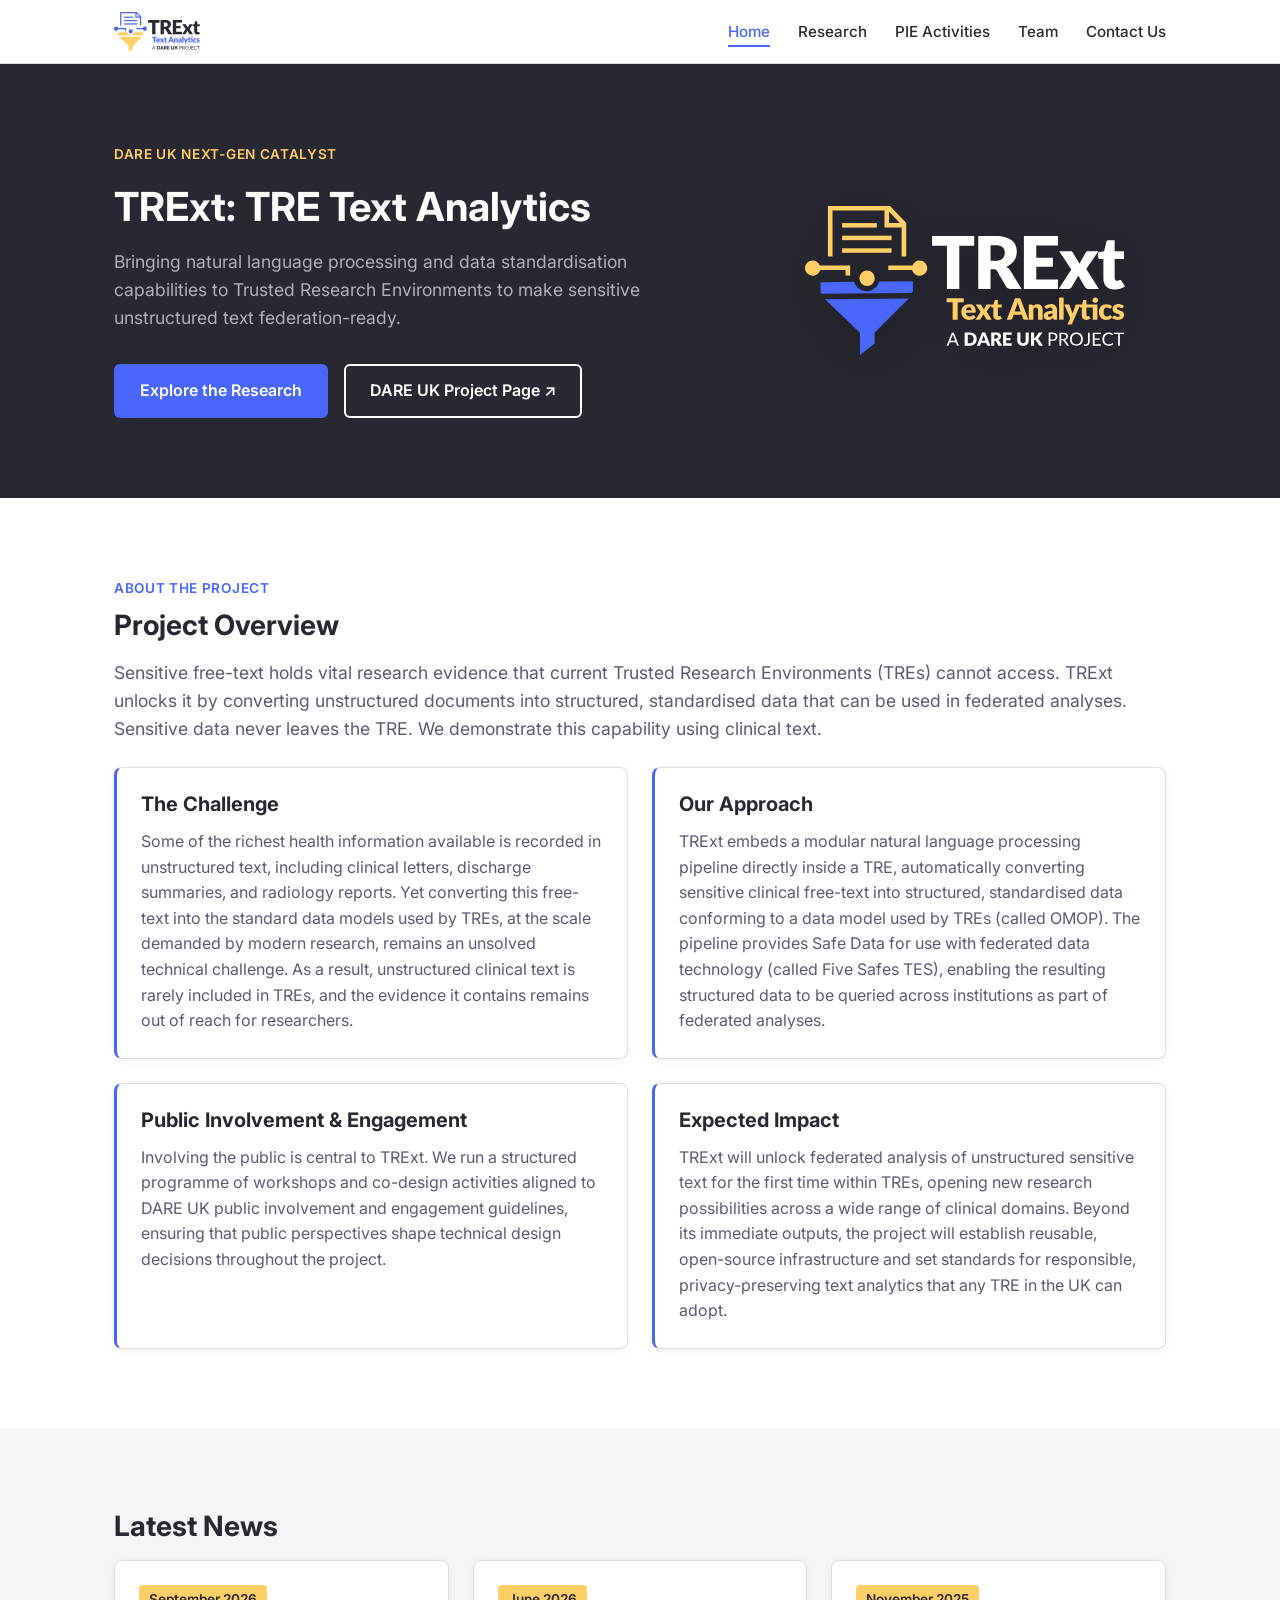
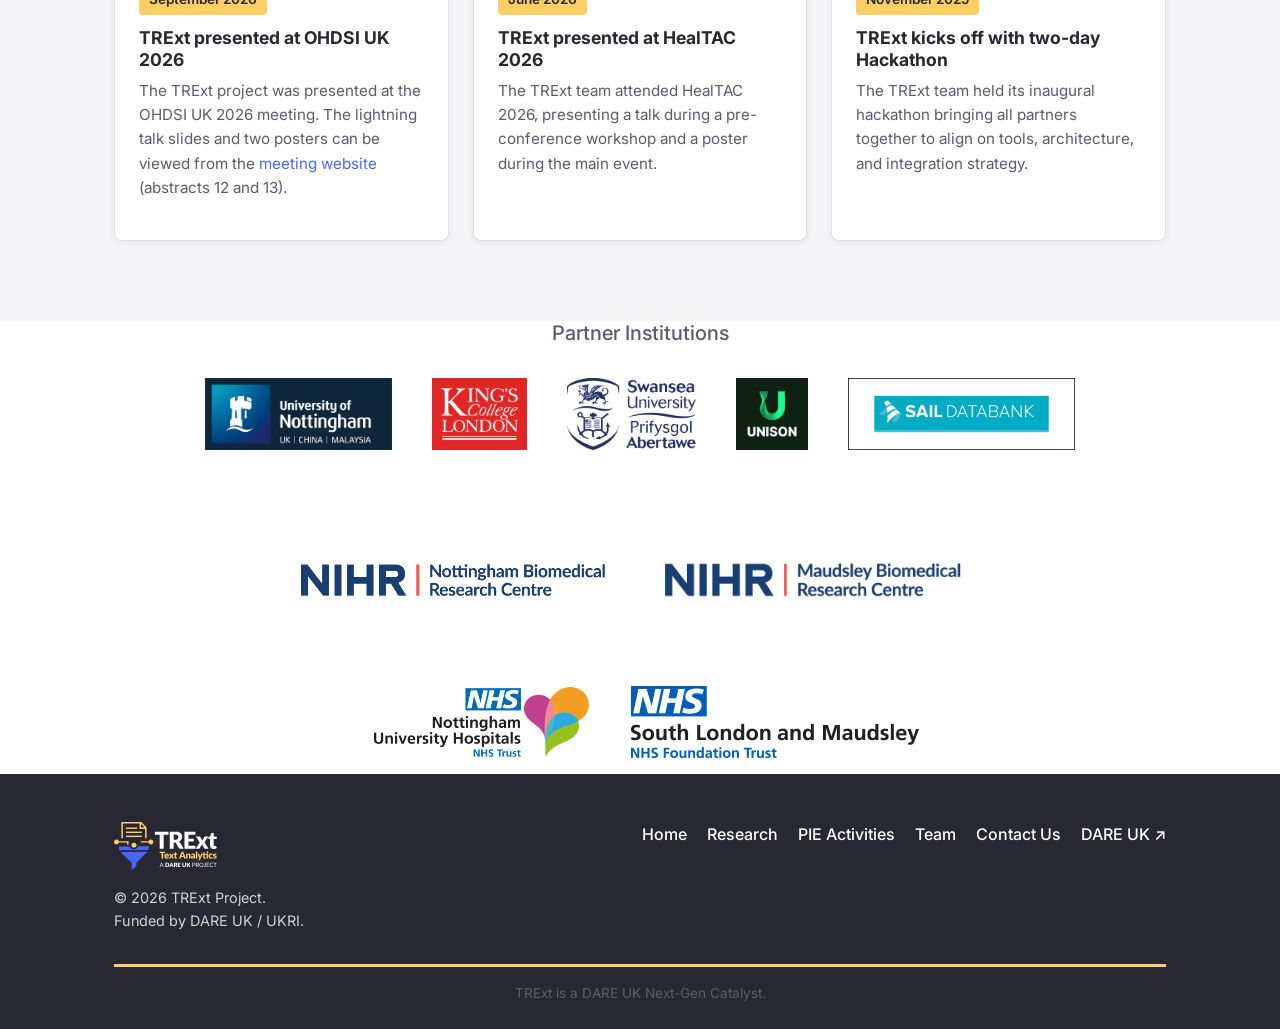
<file: index.html>
<!DOCTYPE html>
<html lang="en">
<head>
  <meta charset="UTF-8">
  <meta name="viewport" content="width=device-width, initial-scale=1.0">
  <meta name="description" content="TRExt: TRE Text Analytics. A DARE UK Next-Gen Catalyst bringing NLP and data standardisation to Trusted Research Environments.">
  <title>Home – TRExt | DARE UK</title>
  <link rel="preconnect" href="https://fonts.googleapis.com">
  <link rel="preconnect" href="https://fonts.gstatic.com" crossorigin>
  <link href="https://fonts.googleapis.com/css2?family=Inter:wght@400;500;600;700&display=swap" rel="stylesheet">
  <link rel="stylesheet" href="assets/css/style.css">
</head>
<body>

  <header class="site-header">
    <div class="site-header__inner">
      <a href="index.html" class="site-logo">
        <img src="assets/images/trext-logo-dark.svg" alt="TRExt — Text Analytics, A DARE UK Project">
      </a>
      <nav aria-label="Main navigation">
        <ul class="site-nav">
          <li><a href="index.html" class="is-active">Home</a></li>
          <li><a href="research.html">Research</a></li>
          <li><a href="pie-activities.html">PIE Activities</a></li>
          <li><a href="team.html">Team</a></li>
          <li><a href="contact.html">Contact Us</a></li>
        </ul>
      </nav>
      <button class="nav-toggle" aria-label="Open menu" aria-expanded="false" aria-controls="nav-drawer">
        <span class="nav-toggle__bar"></span>
        <span class="nav-toggle__bar"></span>
        <span class="nav-toggle__bar"></span>
      </button>
    </div>
  </header>

  <nav id="nav-drawer" class="nav-drawer" aria-hidden="true" aria-label="Mobile navigation">
    <div class="nav-drawer__header">
      <a href="index.html">
        <img src="assets/images/trext-logo-light.svg" alt="TRExt" height="40">
      </a>
      <button class="nav-drawer__close" aria-label="Close menu">&times;</button>
    </div>
    <ul class="nav-drawer__links">
      <li><a href="index.html" class="is-active">Home</a></li>
      <li><a href="research.html">Research</a></li>
      <li><a href="pie-activities.html">PIE Activities</a></li>
      <li><a href="team.html">Team</a></li>
      <li><a href="contact.html">Contact Us</a></li>
    </ul>
  </nav>

  <main>
    <section class="hero">
      <div class="container hero__grid">
        <div class="hero__content">
          <span class="hero__label">DARE UK Next-Gen Catalyst</span>
          <h1>TRExt: TRE Text Analytics</h1>
          <p class="hero__subtitle">Bringing natural language processing and data standardisation capabilities to Trusted Research Environments to make sensitive unstructured text federation-ready.</p>
          <div class="btn-group">
            <a href="research.html" class="btn btn--primary">Explore the Research</a>
            <a href="https://dareuk.org.uk/how-we-work/ongoing-activities/dare-uk-next-gen-catalysts/trext/" class="btn btn--ghost-white" target="_blank" rel="noopener noreferrer">DARE UK Project Page ↗</a>
          </div>
        </div>
        <div class="hero__logo">
          <img src="assets/images/trext-logo-light.svg" alt="TRExt logo">
        </div>
      </div>
    </section>

    <section class="section section--white">
      <div class="container">
        <span class="section-label">About the Project</span>
        <h2>Project Overview</h2>
        <p class="text-secondary text-lead">Sensitive free-text holds vital research evidence that current Trusted Research Environments (TREs) cannot access. TRExt unlocks it by converting unstructured documents into structured, standardised data that can be used in federated analyses. Sensitive data never leaves the TRE. We demonstrate this capability using clinical text.</p>
        <div class="grid-2 mt-3">
          <div class="card card--accent-left">
            <h3>The Challenge</h3>
            <p class="text-secondary mb-0">Some of the richest health information available is recorded in unstructured text, including clinical letters, discharge summaries, and radiology reports. Yet converting this free-text into the standard data models used by TREs, at the scale demanded by modern research, remains an unsolved technical challenge. As a result, unstructured clinical text is rarely included in TREs, and the evidence it contains remains out of reach for researchers.</p>
          </div>
          <div class="card card--accent-left">
            <h3>Our Approach</h3>
            <p class="text-secondary mb-0">TRExt embeds a modular natural language processing pipeline directly inside a TRE, automatically converting sensitive clinical free-text into structured, standardised data conforming to a data model used by TREs (called OMOP). The pipeline provides Safe Data for use with federated data technology (called Five Safes TES), enabling the resulting structured data to be queried across institutions as part of federated analyses.</p>
          </div>
          <div class="card card--accent-left">
            <h3>Public Involvement &amp; Engagement</h3>
            <p class="text-secondary mb-0">Involving the public is central to TRExt. We run a structured programme of workshops and co-design activities aligned to DARE UK public involvement and engagement guidelines, ensuring that public perspectives shape technical design decisions throughout the project.</p>
          </div>
          <div class="card card--accent-left">
            <h3>Expected Impact</h3>
            <p class="text-secondary mb-0">TRExt will unlock federated analysis of unstructured sensitive text for the first time within TREs, opening new research possibilities across a wide range of clinical domains. Beyond its immediate outputs, the project will establish reusable, open-source infrastructure and set standards for responsible, privacy-preserving text analytics that any TRE in the UK can adopt.</p>
          </div>
        </div>
      </div>
    </section>

    <section class="section section--grey">
      <div class="container">
        <h2>Latest News</h2>
        <div class="grid-3">
          <article class="card news-card">
            <span class="news-card__date">September 2026</span>
            <h3>TRExt presented at OHDSI UK 2026</h3>
            <p>The TRExt project was presented at the OHDSI UK 2026 meeting. The lightning talk slides and two posters can be viewed from the <a href="https://ukhealthdata.org/events/ohdsi-uk-2026/">meeting website</a> (abstracts 12 and 13).</p>
          </article>
          <article class="card news-card">
            <span class="news-card__date">June 2026</span>
            <h3>TRExt presented at HealTAC 2026</h3>
            <p>The TRExt team attended HealTAC 2026, presenting a talk during a pre-conference workshop and a poster during the main event.</p>
          </article>
          <article class="card news-card">
            <span class="news-card__date">November 2025</span>
            <h3>TRExt kicks off with two-day Hackathon</h3>
            <p>The TRExt team held its inaugural hackathon bringing all partners together to align on tools, architecture, and integration strategy.</p>
          </article>
        </div>
      </div>
    </section>

    <h3 class="partner-strip__label">Partner Institutions</h3>

    <div class="partner-strip">
      <img src="assets/images/institutions/nottingham.png" alt="University of Nottingham">
      <img src="assets/images/institutions/kcl.png" alt="King's College London">
      <img src="assets/images/institutions/swansea.png" alt="Swansea University">
      <img src="assets/images/institutions/unison.png" alt="Unison (Hyperunison)">
      <img src="assets/images/institutions/sail.png" alt="SAIL Databank">
    </div>
    
    <div class="partner-strip partner-strip--secondary">
      <img src="assets/images/institutions/nihr-nottingham-brc.png" alt="NIHR Nottingham BRC" class="logo-nottingham-brc">
      <img src="assets/images/institutions/nihr-maudsley-brc.png" alt="NIHR Maudsley BRC" class="logo-maudsley-brc">
    </div>
    
    <div class="partner-strip partner-strip--secondary partner-strip--large mt-2">
      <img src="assets/images/institutions/nhs-nuh.png" alt="NHS NUH Trust">
      <img src="assets/images/institutions/nhs-slam-cropped.png" alt="NHS SLaM Trust">
    </div>
  </main>

  <footer class="site-footer">
    <div class="container">
      <div class="site-footer__grid">
        <div>
          <a href="index.html" class="site-footer__logo">
            <img src="assets/images/trext-logo-light.svg" alt="TRExt">
          </a>
          <p class="site-footer__copyright">© 2026 TRExt Project.</p> <p class="site-footer__copyright">Funded by DARE UK / UKRI.</p>
        </div>
        <nav aria-label="Footer navigation">
          <ul class="site-footer__nav">
            <li><a href="index.html">Home</a></li>
            <li><a href="research.html">Research</a></li>
            <li><a href="pie-activities.html">PIE Activities</a></li>
            <li><a href="team.html">Team</a></li>
            <li><a href="contact.html">Contact Us</a></li>
            <li><a href="https://dareuk.org.uk" target="_blank" rel="noopener noreferrer">DARE UK ↗</a></li>
          </ul>
        </nav>
      </div>
      <div class="site-footer__bar">
        <p>TRExt is a DARE UK Next-Gen Catalyst.</p>
      </div>
    </div>
  </footer>

  <script src="assets/js/nav.js"></script>
</body>
</html>
</file>
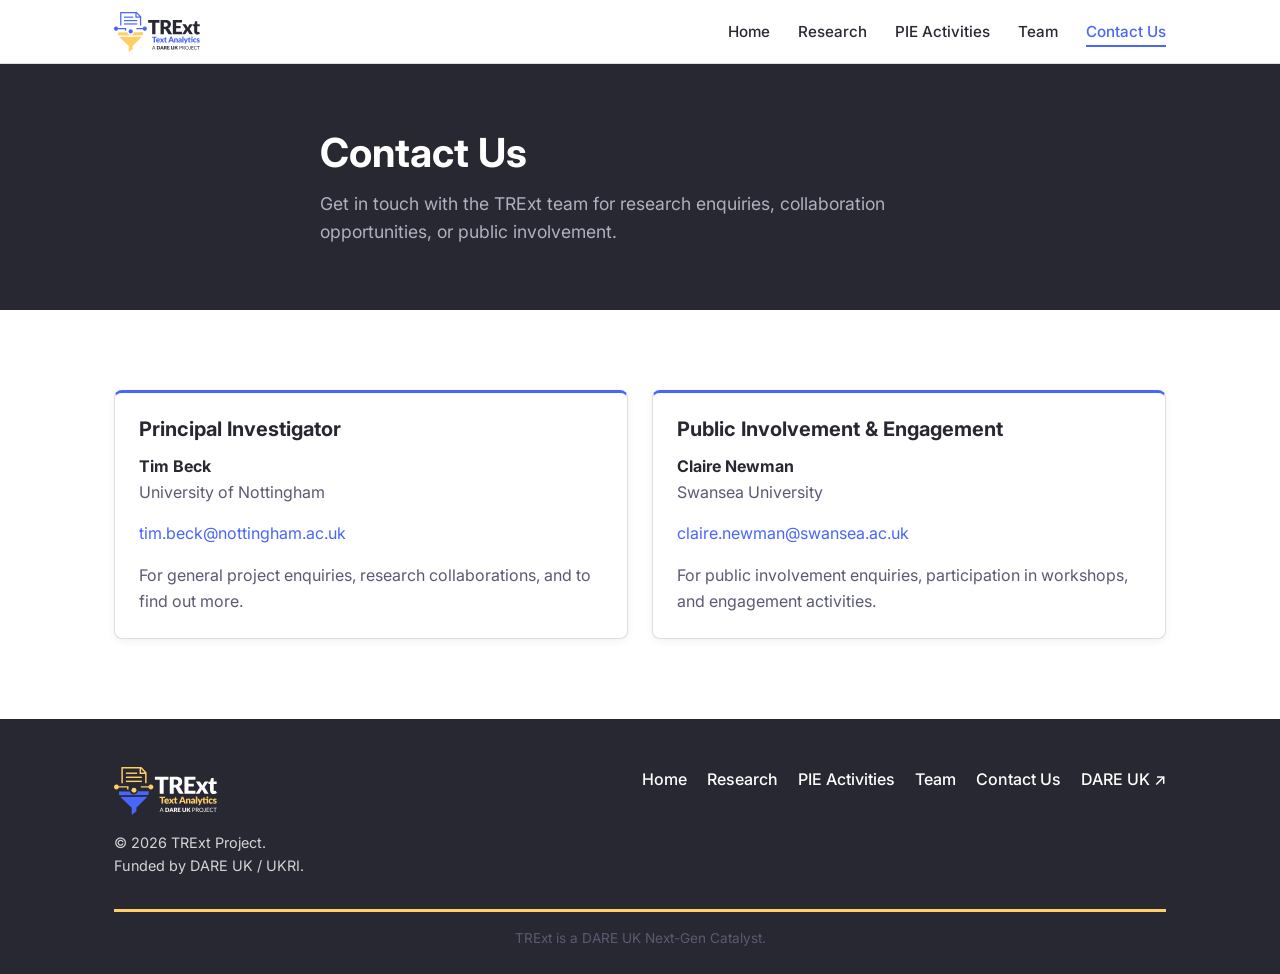
<file: contact.html>
<!DOCTYPE html>
<html lang="en">
<head>
  <meta charset="UTF-8">
  <meta name="viewport" content="width=device-width, initial-scale=1.0">
  <meta name="description" content="Contact the TRExt team for research enquiries, collaboration opportunities, or public involvement.">
  <title>Contact Us – TRExt | DARE UK</title>
  <link rel="preconnect" href="https://fonts.googleapis.com">
  <link rel="preconnect" href="https://fonts.gstatic.com" crossorigin>
  <link href="https://fonts.googleapis.com/css2?family=Inter:wght@400;500;600;700&display=swap" rel="stylesheet">
  <link rel="stylesheet" href="assets/css/style.css">
</head>
<body>

  <header class="site-header">
    <div class="site-header__inner">
      <a href="index.html" class="site-logo">
        <img src="assets/images/trext-logo-dark.svg" alt="TRExt — Text Analytics, A DARE UK Project">
      </a>
      <nav aria-label="Main navigation">
        <ul class="site-nav">
          <li><a href="index.html">Home</a></li>
          <li><a href="research.html">Research</a></li>
          <li><a href="pie-activities.html">PIE Activities</a></li>
          <li><a href="team.html">Team</a></li>
          <li><a href="contact.html" class="is-active">Contact Us</a></li>
        </ul>
      </nav>
      <button class="nav-toggle" aria-label="Open menu" aria-expanded="false" aria-controls="nav-drawer">
        <span class="nav-toggle__bar"></span>
        <span class="nav-toggle__bar"></span>
        <span class="nav-toggle__bar"></span>
      </button>
    </div>
  </header>

  <nav id="nav-drawer" class="nav-drawer" aria-hidden="true" aria-label="Mobile navigation">
    <div class="nav-drawer__header">
      <a href="index.html"><img src="assets/images/trext-logo-light.svg" alt="TRExt" height="40"></a>
      <button class="nav-drawer__close" aria-label="Close menu">&times;</button>
    </div>
    <ul class="nav-drawer__links">
      <li><a href="index.html">Home</a></li>
      <li><a href="research.html">Research</a></li>
      <li><a href="pie-activities.html">PIE Activities</a></li>
      <li><a href="team.html">Team</a></li>
      <li><a href="contact.html" class="is-active">Contact Us</a></li>
    </ul>
  </nav>

  <main>
    <section class="page-hero">
      <div class="container">
        <h1>Contact Us</h1>
        <p class="page-hero__subtitle">Get in touch with the TRExt team for research enquiries, collaboration opportunities, or public involvement.</p>
      </div>
    </section>

    <section class="section section--white">
      <div class="container">
        <div class="grid-2">
          <div class="card card--accent-top">
            <h3>Principal Investigator</h3>
            <p class="person-card__name mb-0">Tim Beck</p>
            <p class="text-secondary">University of Nottingham</p>
            <p><a href="mailto:tim.beck@nottingham.ac.uk">tim.beck@nottingham.ac.uk</a></p>
            <p class="text-secondary mb-0">For general project enquiries, research collaborations, and to find out more.</p>
          </div>
          <div class="card card--accent-top">
            <h3>Public Involvement &amp; Engagement</h3>
            <p class="person-card__name mb-0">Claire Newman</p>
            <p class="text-secondary">Swansea University</p>
            <p><a href="mailto:claire.newman@swansea.ac.uk">claire.newman@swansea.ac.uk</a></p>
            <p class="text-secondary mb-0">For public involvement enquiries, participation in workshops, and engagement activities.</p>
          </div>
        </div>

      </div>
    </section>

   
  </main>

  <footer class="site-footer">
    <div class="container">
      <div class="site-footer__grid">
        <div>
          <a href="index.html" class="site-footer__logo"><img src="assets/images/trext-logo-light.svg" alt="TRExt"></a>
          <p class="site-footer__copyright">© 2026 TRExt Project.</p> <p class="site-footer__copyright">Funded by DARE UK / UKRI.</p>
        </div>
        <nav aria-label="Footer navigation">
          <ul class="site-footer__nav">
            <li><a href="index.html">Home</a></li>
            <li><a href="research.html">Research</a></li>
            <li><a href="pie-activities.html">PIE Activities</a></li>
            <li><a href="team.html">Team</a></li>
            <li><a href="contact.html">Contact Us</a></li>
            <li><a href="https://dareuk.org.uk" target="_blank" rel="noopener noreferrer">DARE UK ↗</a></li>
          </ul>
        </nav>
      </div>
      <div class="site-footer__bar">
        <p>TRExt is a DARE UK Next-Gen Catalyst.</p>
      </div>
    </div>
  </footer>

  <script src="assets/js/nav.js"></script>
</body>
</html>
</file>
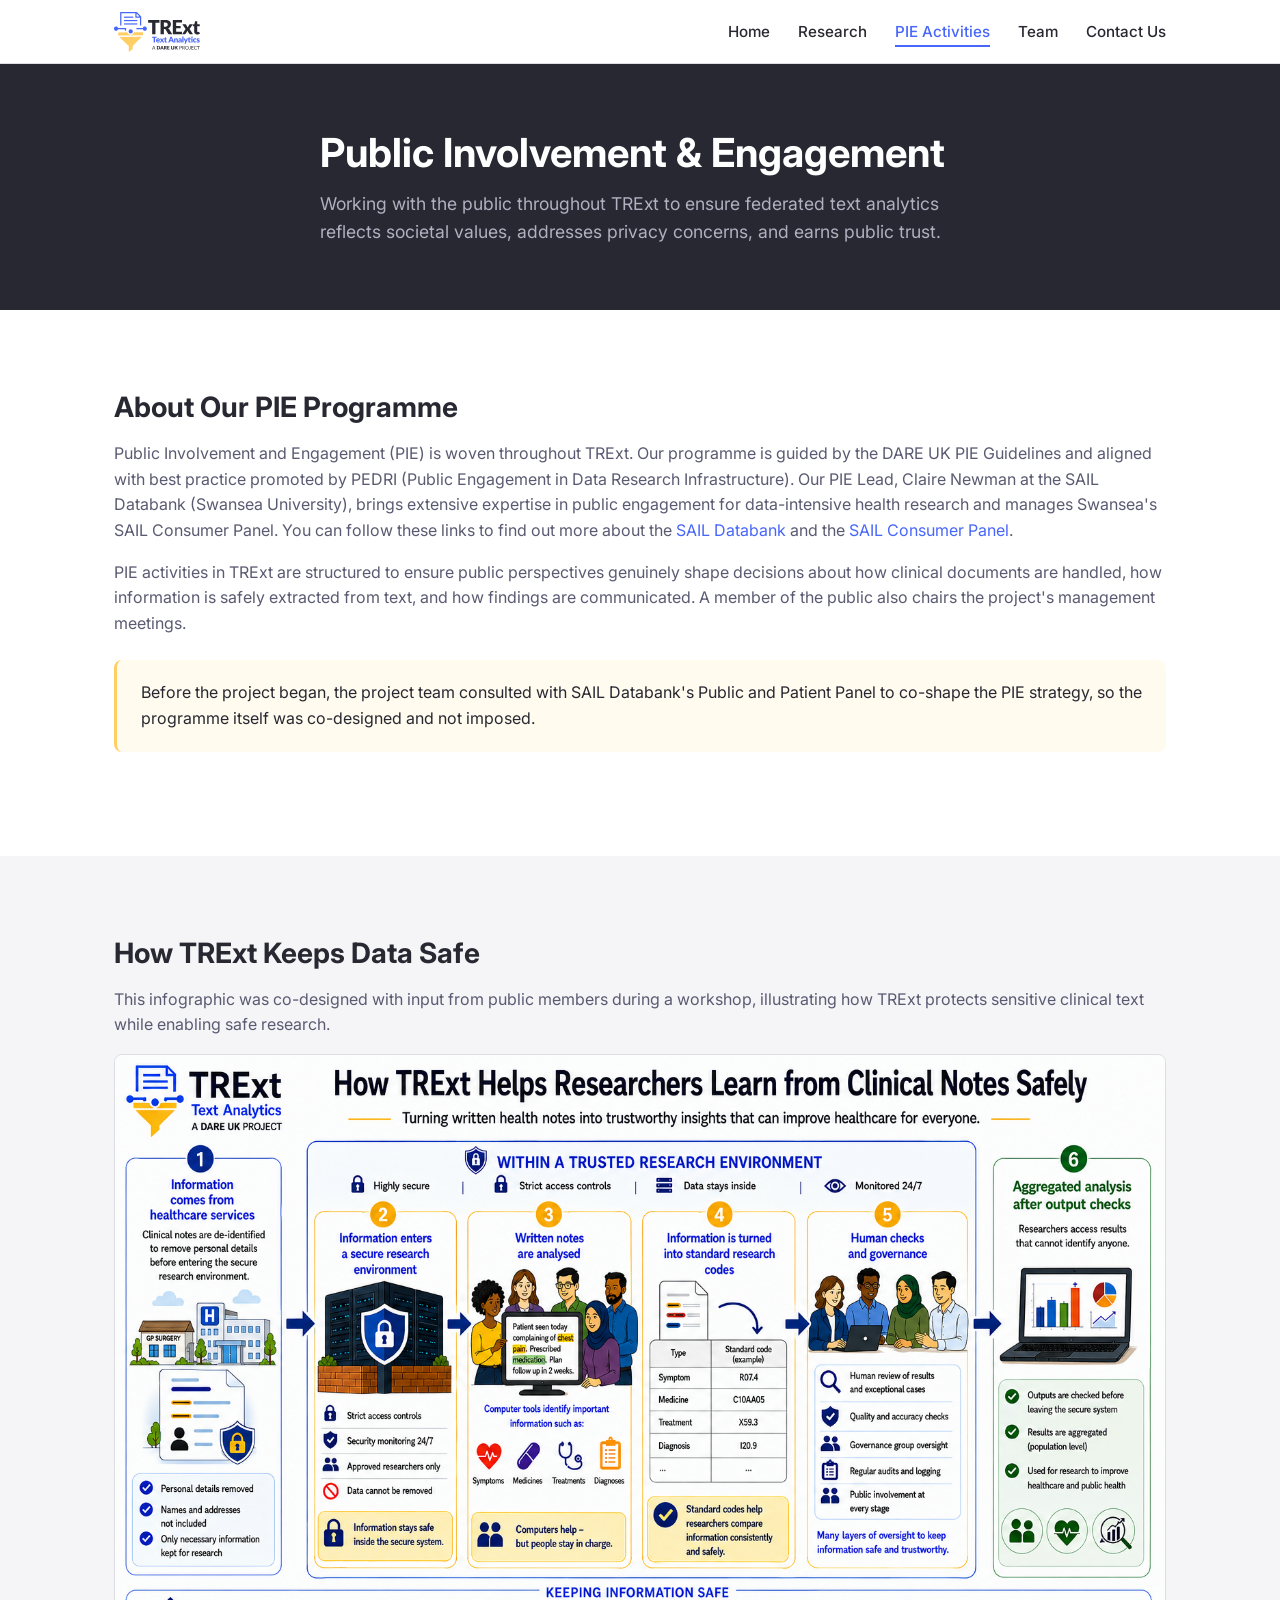
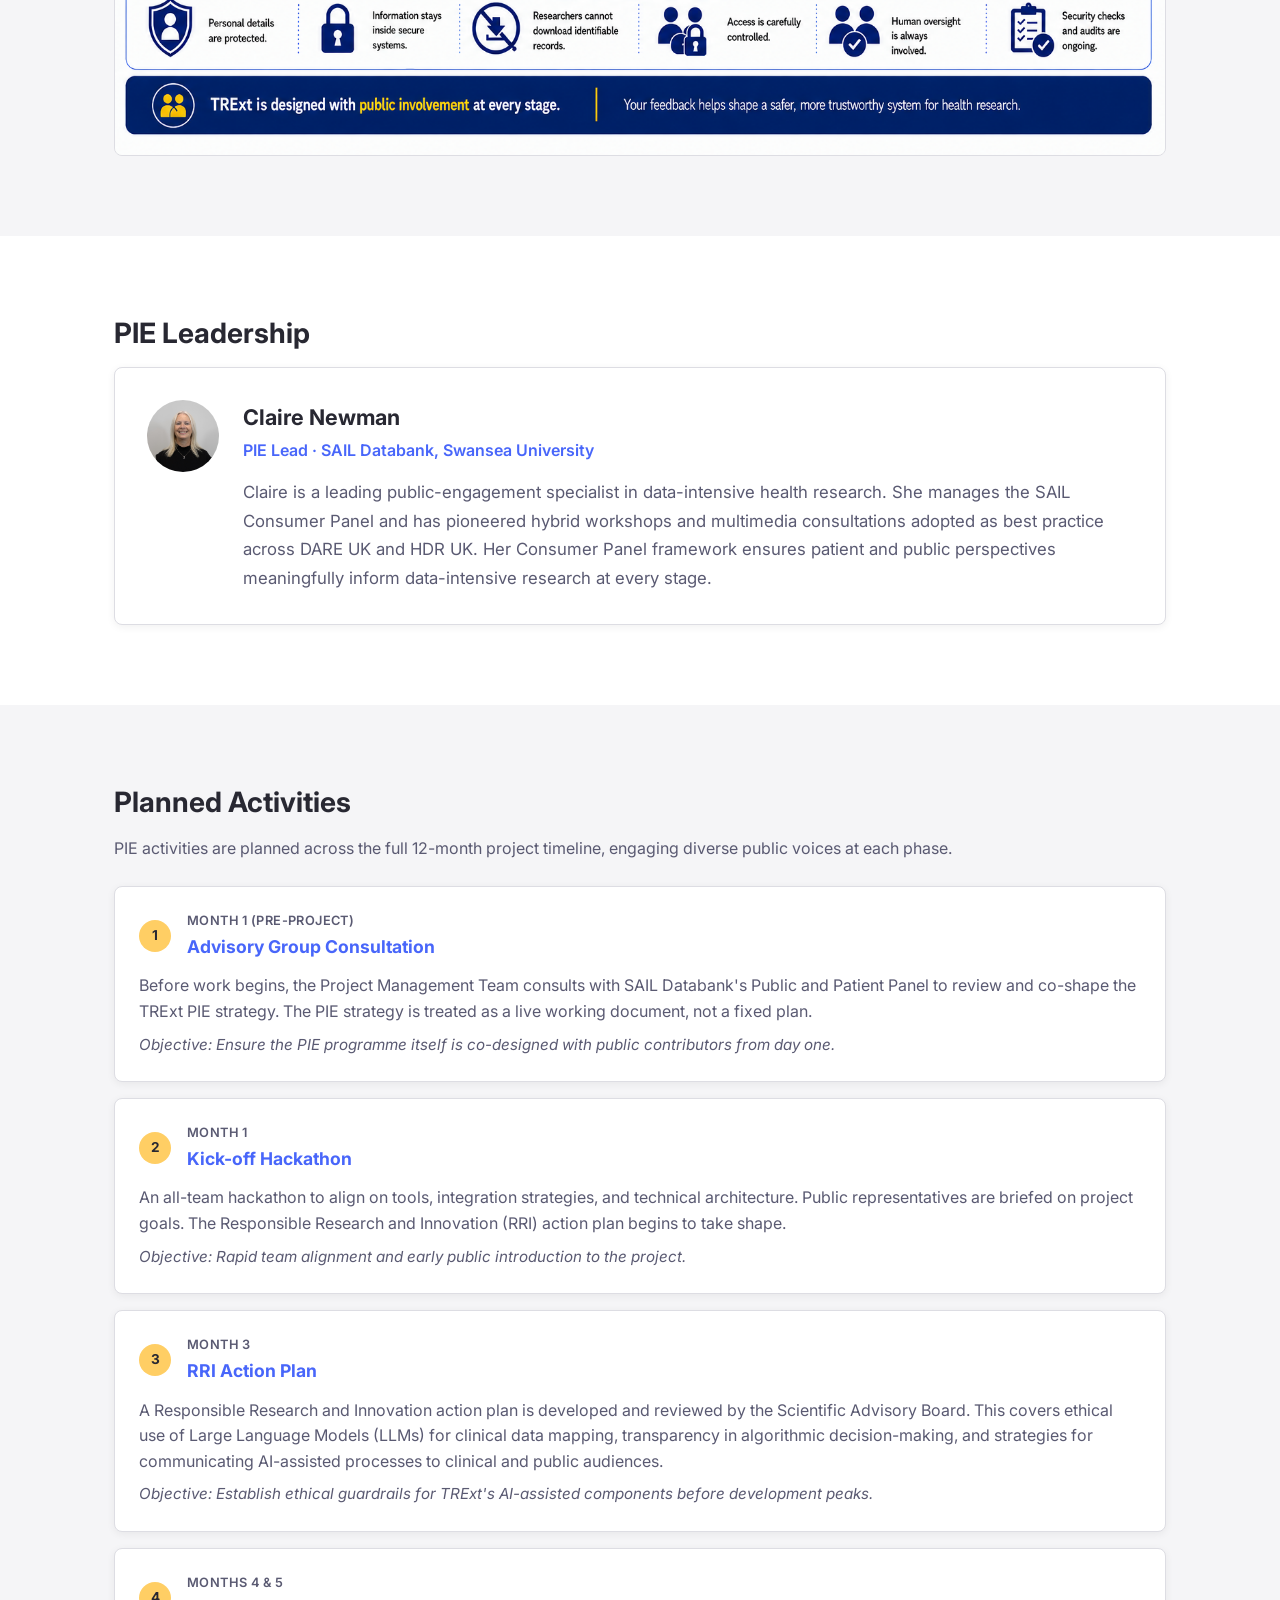
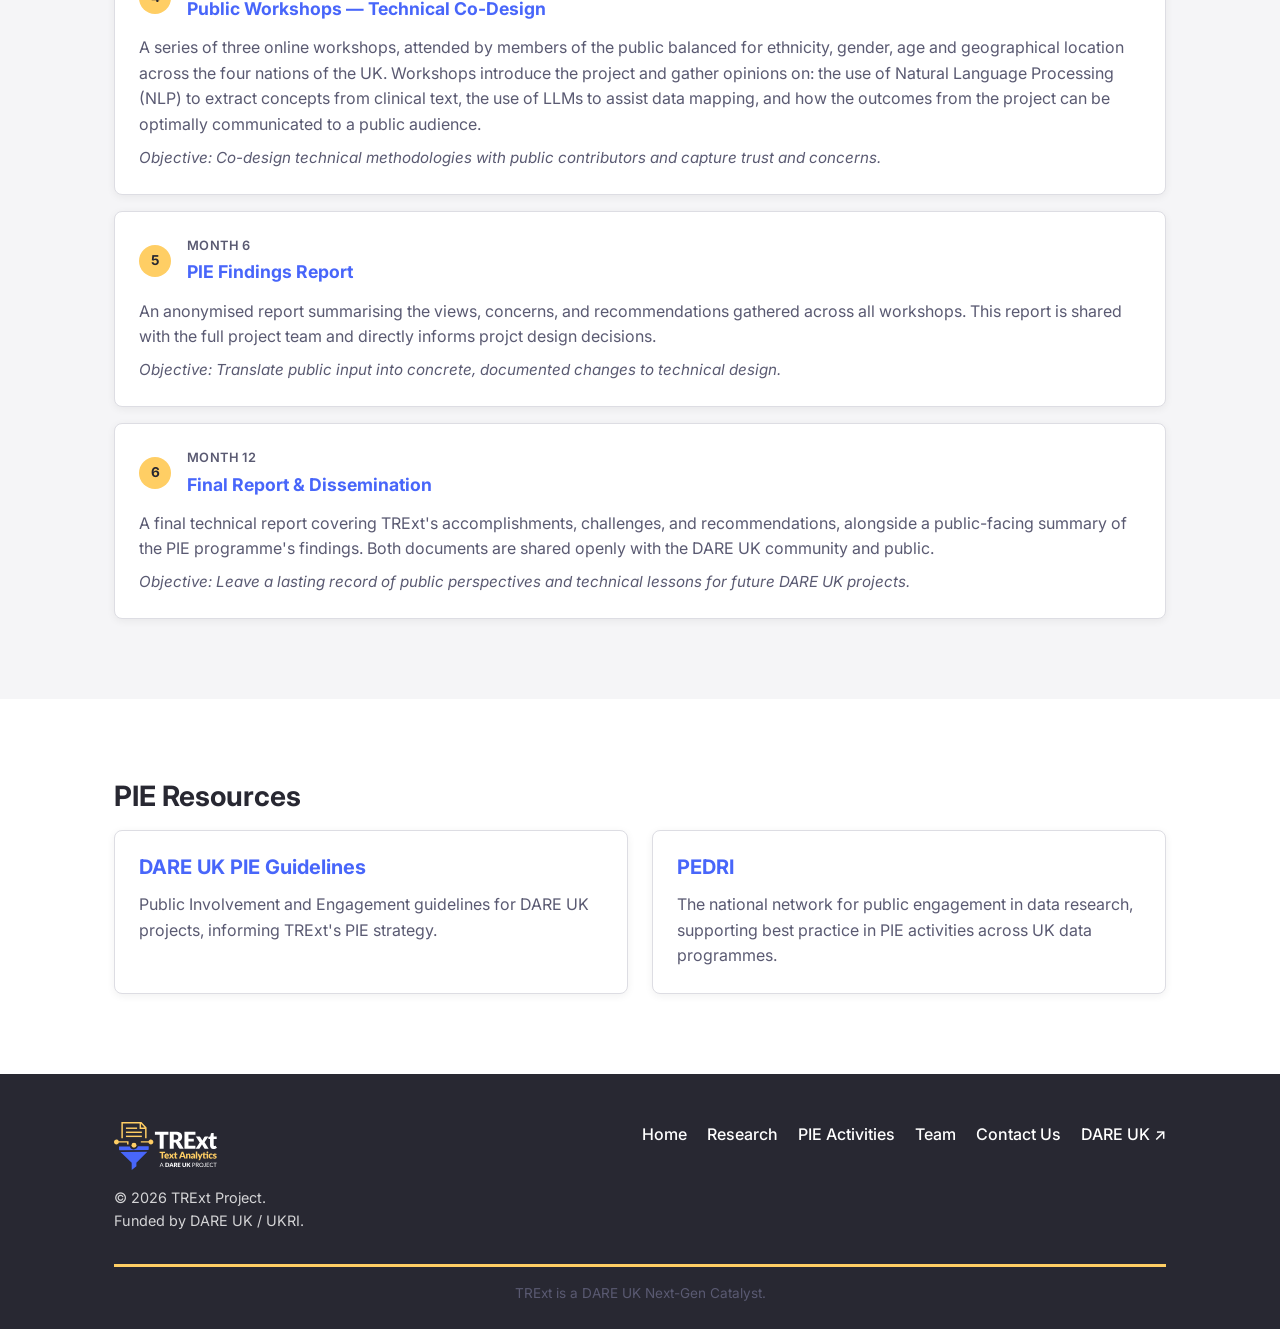
<file: pie-activities.html>
<!DOCTYPE html>
<html lang="en">
<head>
  <meta charset="UTF-8">
  <meta name="viewport" content="width=device-width, initial-scale=1.0">
  <meta name="description" content="Public Involvement and Engagement activities for TRExt — co-designing federated text analytics with the public.">
  <title>PIE Activities – TRExt | DARE UK</title>
  <link rel="preconnect" href="https://fonts.googleapis.com">
  <link rel="preconnect" href="https://fonts.gstatic.com" crossorigin>
  <link href="https://fonts.googleapis.com/css2?family=Inter:wght@400;500;600;700&display=swap" rel="stylesheet">
  <link rel="stylesheet" href="assets/css/style.css">
</head>
<body>

  <header class="site-header">
    <div class="site-header__inner">
      <a href="index.html" class="site-logo">
        <img src="assets/images/trext-logo-dark.svg" alt="TRExt — Text Analytics, A DARE UK Project">
      </a>
      <nav aria-label="Main navigation">
        <ul class="site-nav">
          <li><a href="index.html">Home</a></li>
          <li><a href="research.html">Research</a></li>
          <li><a href="pie-activities.html" class="is-active">PIE Activities</a></li>
          <li><a href="team.html">Team</a></li>
          <li><a href="contact.html">Contact Us</a></li>
        </ul>
      </nav>
      <button class="nav-toggle" aria-label="Open menu" aria-expanded="false" aria-controls="nav-drawer">
        <span class="nav-toggle__bar"></span>
        <span class="nav-toggle__bar"></span>
        <span class="nav-toggle__bar"></span>
      </button>
    </div>
  </header>

  <nav id="nav-drawer" class="nav-drawer" aria-hidden="true" aria-label="Mobile navigation">
    <div class="nav-drawer__header">
      <a href="index.html"><img src="assets/images/trext-logo-light.svg" alt="TRExt" height="40"></a>
      <button class="nav-drawer__close" aria-label="Close menu">&times;</button>
    </div>
    <ul class="nav-drawer__links">
      <li><a href="index.html">Home</a></li>
      <li><a href="research.html">Research</a></li>
      <li><a href="pie-activities.html" class="is-active">PIE Activities</a></li>
      <li><a href="team.html">Team</a></li>
      <li><a href="contact.html">Contact Us</a></li>
    </ul>
  </nav>

  <main>
    <section class="page-hero">
      <div class="container">
        <h1>Public Involvement &amp; Engagement</h1>
        <p class="page-hero__subtitle">Working with the public throughout TRExt to ensure federated text analytics reflects societal values, addresses privacy concerns, and earns public trust.</p>
      </div>
    </section>

    <section class="section section--white">
      <div class="container">
        <h2>About Our PIE Programme</h2>
        <p class="text-secondary">Public Involvement and Engagement (PIE) is woven throughout TRExt. Our programme is guided by the DARE UK PIE Guidelines and aligned with best practice promoted by PEDRI (Public Engagement in Data Research Infrastructure). Our PIE Lead, Claire Newman at the SAIL Databank (Swansea University), brings extensive expertise in public engagement for data-intensive health research and manages Swansea's SAIL Consumer Panel. You can follow these links to find out more about the <a href="https://saildatabank.com/about-us/">SAIL Databank</a> and the <a href="https://saildatabank.com/governance/approvals-public-engagement/consumer-panel/">SAIL Consumer Panel</a>.</p>
        <p class="text-secondary">PIE activities in TRExt are structured to ensure public perspectives genuinely shape decisions about how clinical documents are handled, how information is safely extracted from text, and how findings are communicated. A member of the public also chairs the project's management meetings.</p>
        <div class="callout callout--amber">
          Before the project began, the project team consulted with SAIL Databank's Public and Patient Panel to co-shape the PIE strategy, so the programme itself was co-designed and not imposed.
        </div>
      </div>
    </section>
    <section class="section section--grey">
      <div class="container">
        <h2>How TRExt Keeps Data Safe</h2>
        <p class="text-secondary">This infographic was co-designed with input from public members during a workshop, illustrating how TRExt protects sensitive clinical text while enabling safe research.</p>
        <img src="assets/images/pie-infographic.png" alt="Infographic showing how TRExt helps researchers learn from clinical notes safely" style="width:100%; border-radius: 8px; border: 1px solid var(--color-grey-mid); margin-top: 16px;">
      </div>
    </section>
    <section class="section section--white">
      <div class="container">
        <h2>PIE Leadership</h2>
        <div class="card person-card--horizontal">
          <img src="assets/images/team/claire-newman.jpg" alt="Claire Newman" class="person-card--horizontal__photo">
          <div>
            <div class="person-card__name">Claire Newman</div>
            <span class="role-line">PIE Lead · SAIL Databank, Swansea University</span>
            <p class="person-card__bio">Claire is a leading public-engagement specialist in data-intensive health research. She manages the SAIL Consumer Panel and has pioneered hybrid workshops and multimedia consultations adopted as best practice across DARE UK and HDR UK. Her Consumer Panel framework ensures patient and public perspectives meaningfully inform data-intensive research at every stage.</p>
          </div>
        </div>
      </div>
    </section>

    <section class="section section--grey">
      <div class="container">
        <h2>Planned Activities</h2>
        <p class="text-secondary">PIE activities are planned across the full 12-month project timeline, engaging diverse public voices at each phase. </p>

        <div class="activity-cards">
          <div class="card activity-card">
            <div class="activity-card__row">
              <span class="activity-card__badge">1</span>
              <div>
                <div class="activity-card__month">Month 1 (Pre-project)</div>
                <div class="activity-card__title">Advisory Group Consultation</div>
              </div>
            </div>
            <p class="text-secondary mb-0">Before work begins, the Project Management Team consults with SAIL Databank's Public and Patient Panel to review and co-shape the TRExt PIE strategy. The PIE strategy is treated as a live working document, not a fixed plan.</p>
            <p class="activity-card__objective">Objective: Ensure the PIE programme itself is co-designed with public contributors from day one.</p>
          </div>

          <div class="card activity-card">
            <div class="activity-card__row">
              <span class="activity-card__badge">2</span>
              <div>
                <div class="activity-card__month">Month 1</div>
                <div class="activity-card__title">Kick-off Hackathon</div>
              </div>
            </div>
            <p class="text-secondary mb-0">An all-team hackathon to align on tools, integration strategies, and technical architecture. Public representatives are briefed on project goals. The Responsible Research and Innovation (RRI) action plan begins to take shape.</p>
            <p class="activity-card__objective">Objective: Rapid team alignment and early public introduction to the project.</p>
          </div>

          <div class="card activity-card">
            <div class="activity-card__row">
              <span class="activity-card__badge">3</span>
              <div>
                <div class="activity-card__month">Month 3</div>
                <div class="activity-card__title">RRI Action Plan</div>
              </div>
            </div>
            <p class="text-secondary mb-0">A Responsible Research and Innovation action plan is developed and reviewed by the Scientific Advisory Board. This covers ethical use of Large Language Models (LLMs) for clinical data mapping, transparency in algorithmic decision-making, and strategies for communicating AI-assisted processes to clinical and public audiences.</p>
            <p class="activity-card__objective">Objective: Establish ethical guardrails for TRExt's AI-assisted components before development peaks.</p>
          </div>

          <div class="card activity-card">
            <div class="activity-card__row">
              <span class="activity-card__badge">4</span>
              <div>
                <div class="activity-card__month">Months 4 & 5</div>
                <div class="activity-card__title">Public Workshops — Technical Co-Design</div>
              </div>
            </div>
            <p class="text-secondary mb-0">A series of three online workshops, attended by members of the public balanced for ethnicity, gender, age and geographical location across the four nations of the UK. Workshops introduce the project and gather opinions on: the use of Natural Language Processing (NLP) to extract concepts from clinical text, the use of LLMs to assist data mapping, and how the outcomes from the project can be optimally communicated to a public audience.</p>
            <p class="activity-card__objective">Objective: Co-design technical methodologies with public contributors and capture trust and concerns.</p>
          </div>

          <div class="card activity-card">
            <div class="activity-card__row">
              <span class="activity-card__badge">5</span>
              <div>
                <div class="activity-card__month">Month 6</div>
                <div class="activity-card__title">PIE Findings Report</div>
              </div>
            </div>
            <p class="text-secondary mb-0">An anonymised report summarising the views, concerns, and recommendations gathered across all workshops. This report is shared with the full project team and directly informs projct design decisions.</p>
            <p class="activity-card__objective">Objective: Translate public input into concrete, documented changes to technical design.</p>
          </div>

          <div class="card activity-card">
            <div class="activity-card__row">
              <span class="activity-card__badge">6</span>
              <div>
                <div class="activity-card__month">Month 12</div>
                <div class="activity-card__title">Final Report &amp; Dissemination</div>
              </div>
            </div>
            <p class="text-secondary mb-0">A final technical report covering TRExt's accomplishments, challenges, and recommendations, alongside a public-facing summary of the PIE programme's findings. Both documents are shared openly with the DARE UK community and public.</p>
            <p class="activity-card__objective">Objective: Leave a lasting record of public perspectives and technical lessons for future DARE UK projects.</p>
          </div>
        </div>
      </div>
    </section>


    <section class="section section--white">
      <div class="container">
        <h2>PIE Resources</h2>
        <div class="grid-2">
          <div class="card">
            <h3><a href="https://dareuk.org.uk/wp-content/uploads/2025/04/Public-Involvement-and-Engagement-PIE-Guidelines-for-DARE-UK-Projects-Updated.pdf" target="_blank" rel="noopener noreferrer">DARE UK PIE Guidelines</a></h3>
            <p class="text-secondary mb-0">Public Involvement and Engagement guidelines for DARE UK projects, informing TRExt's PIE strategy.</p>
          </div>
          <div class="card">
            <h3><a href="https://www.pedri.org.uk" target="_blank" rel="noopener noreferrer">PEDRI</a></h3>
            <p class="text-secondary mb-0">The national network for public engagement in data research, supporting best practice in PIE activities across UK data programmes.</p>
          </div>
        </div>
      </div>
    </section>

  
  </main>

  <footer class="site-footer">
    <div class="container">
      <div class="site-footer__grid">
        <div>
          <a href="index.html" class="site-footer__logo"><img src="assets/images/trext-logo-light.svg" alt="TRExt"></a>
          <p class="site-footer__copyright">© 2026 TRExt Project.</p> <p class="site-footer__copyright">Funded by DARE UK / UKRI.</p>
        </div>
        <nav aria-label="Footer navigation">
          <ul class="site-footer__nav">
            <li><a href="index.html">Home</a></li>
            <li><a href="research.html">Research</a></li>
            <li><a href="pie-activities.html">PIE Activities</a></li>
            <li><a href="team.html">Team</a></li>
            <li><a href="contact.html">Contact Us</a></li>
            <li><a href="https://dareuk.org.uk" target="_blank" rel="noopener noreferrer">DARE UK ↗</a></li>
          </ul>
        </nav>
      </div>
      <div class="site-footer__bar">
        <p>TRExt is a DARE UK Next-Gen Catalyst.</p>
      </div>
    </div>
  </footer>

  <script src="assets/js/nav.js"></script>
</body>
</html>
</file>
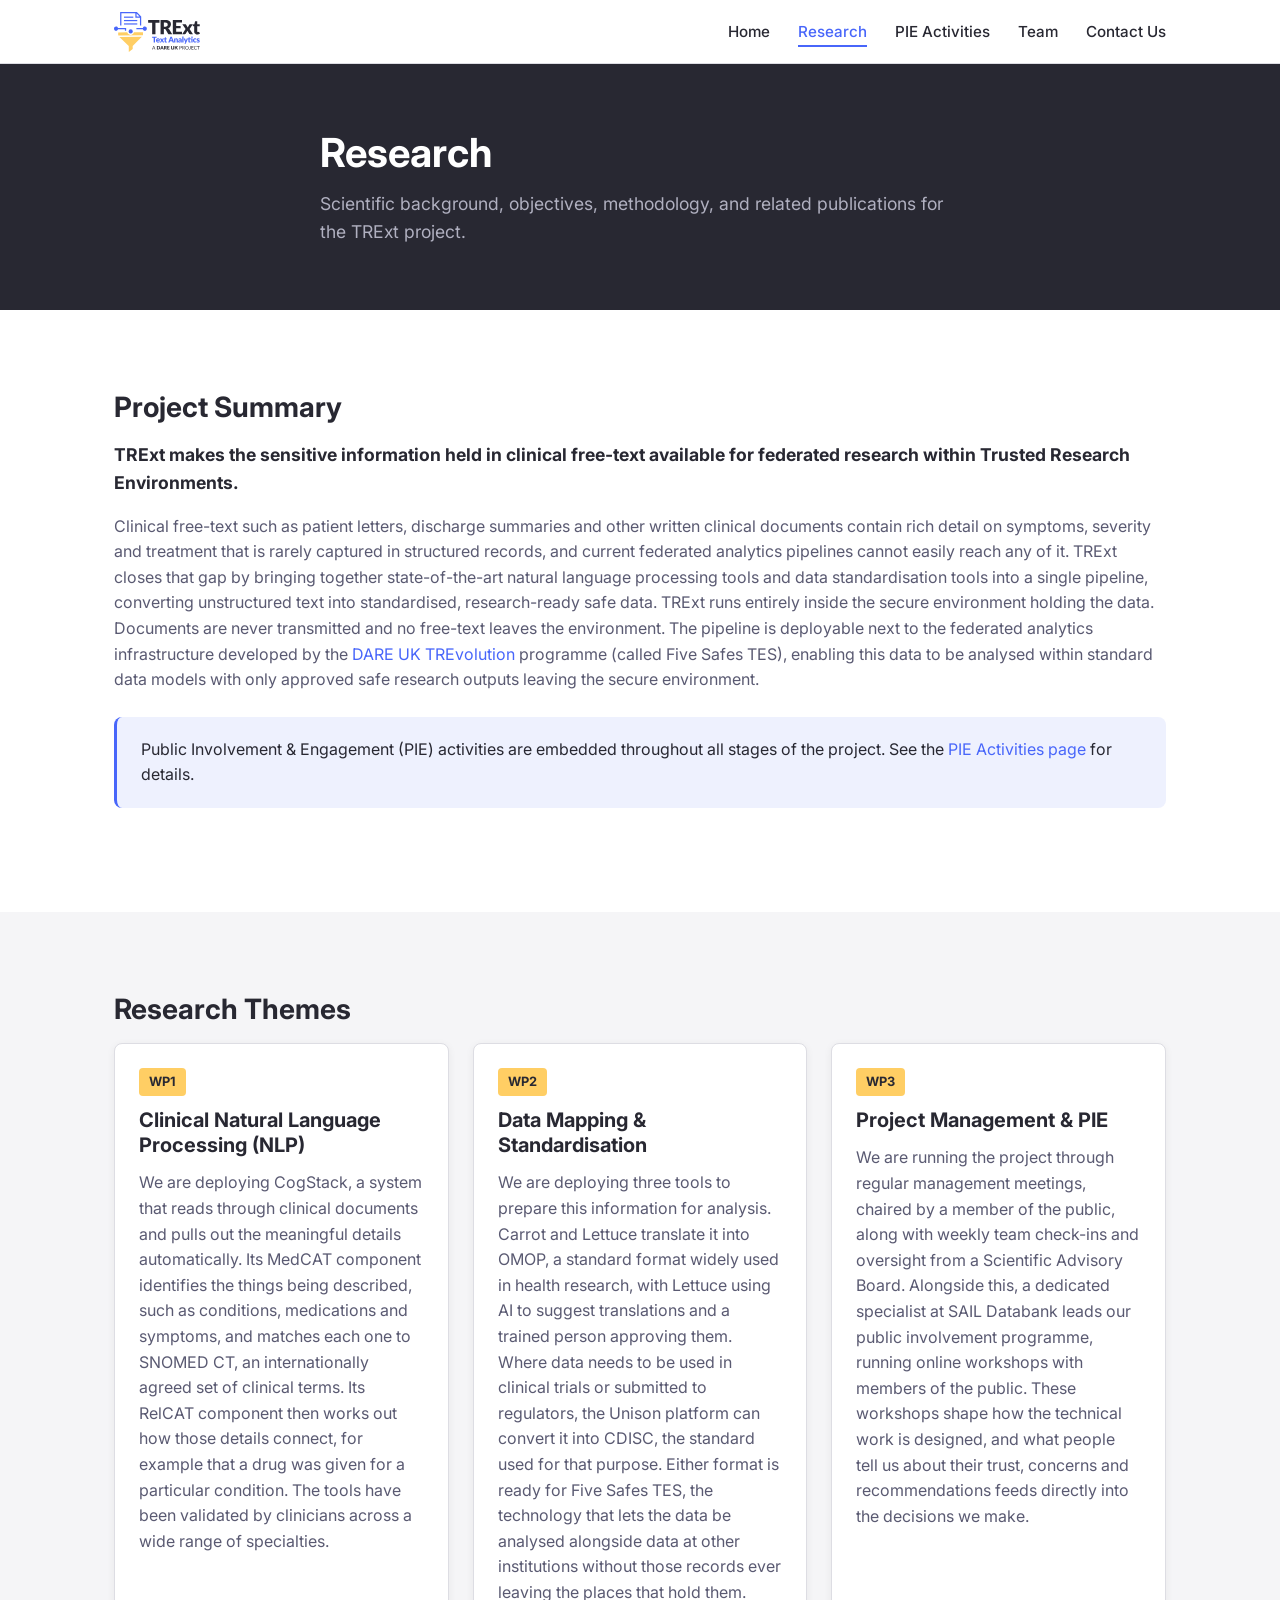
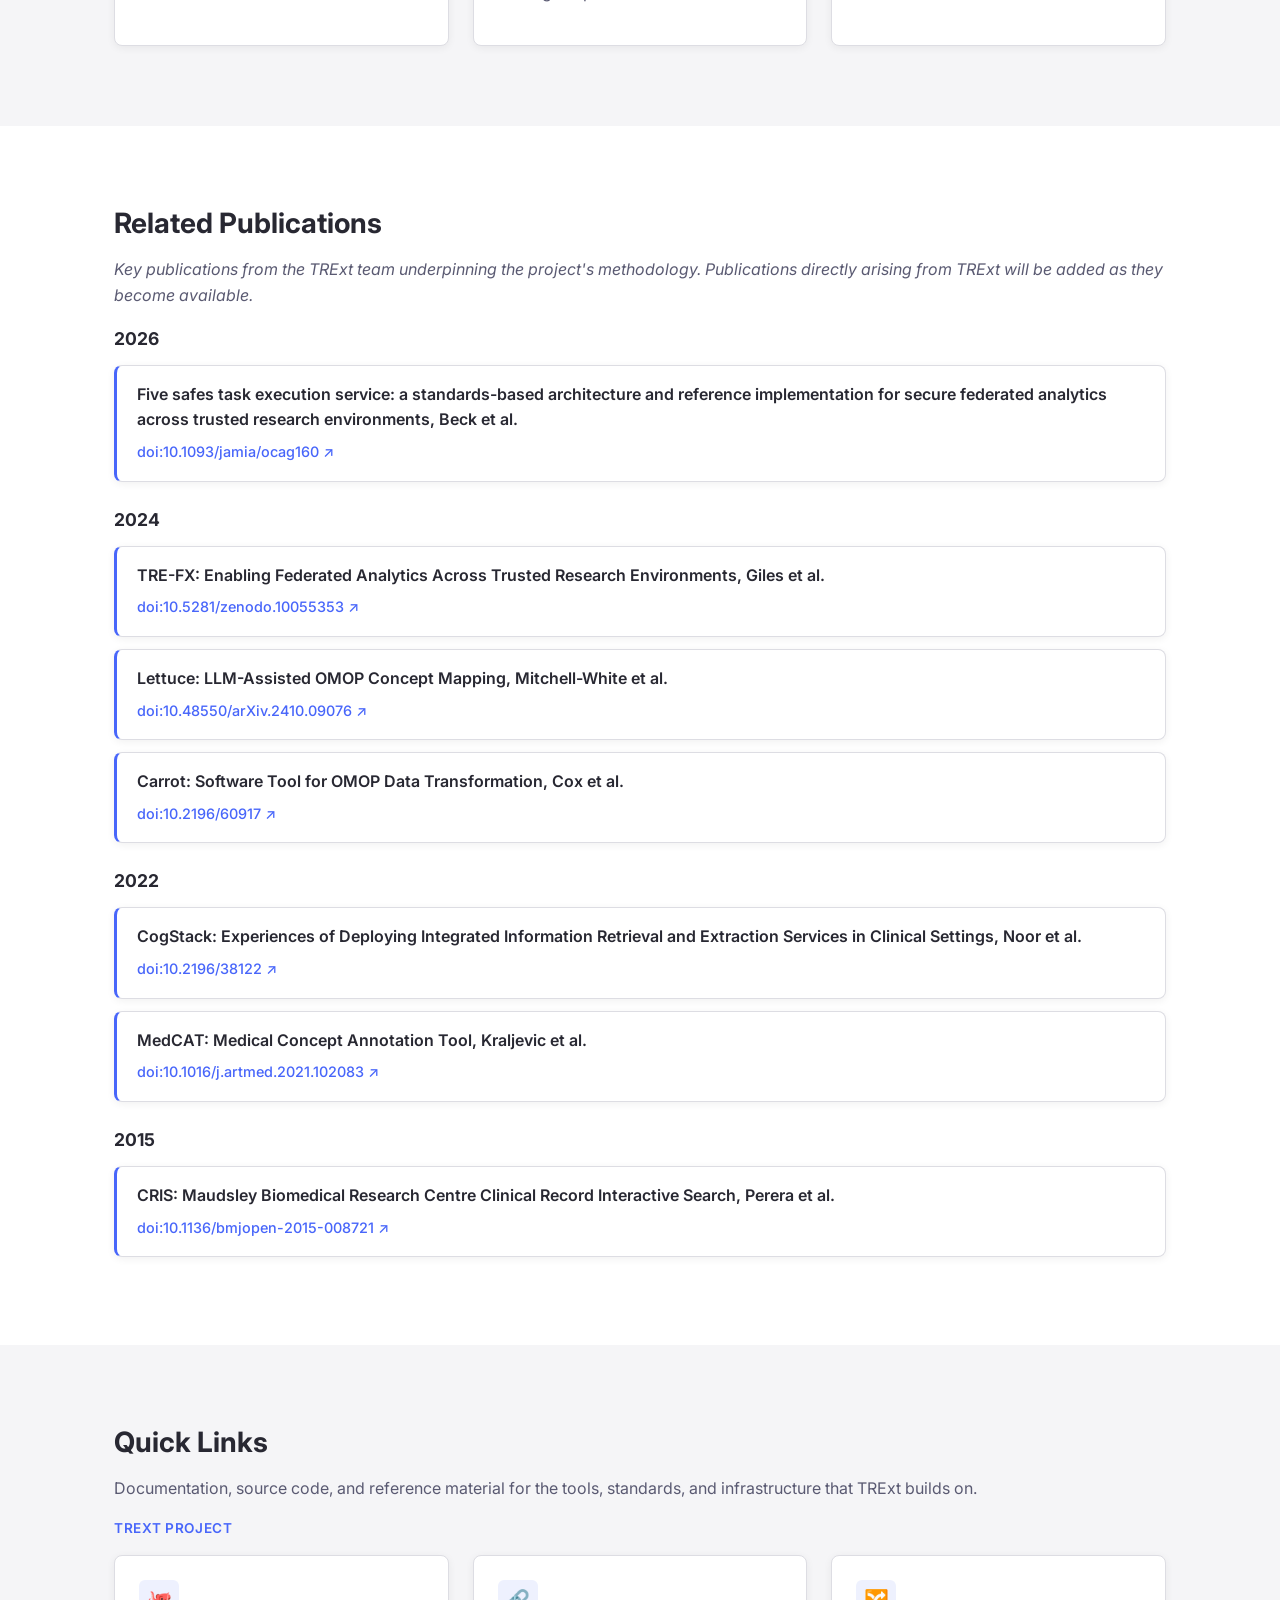
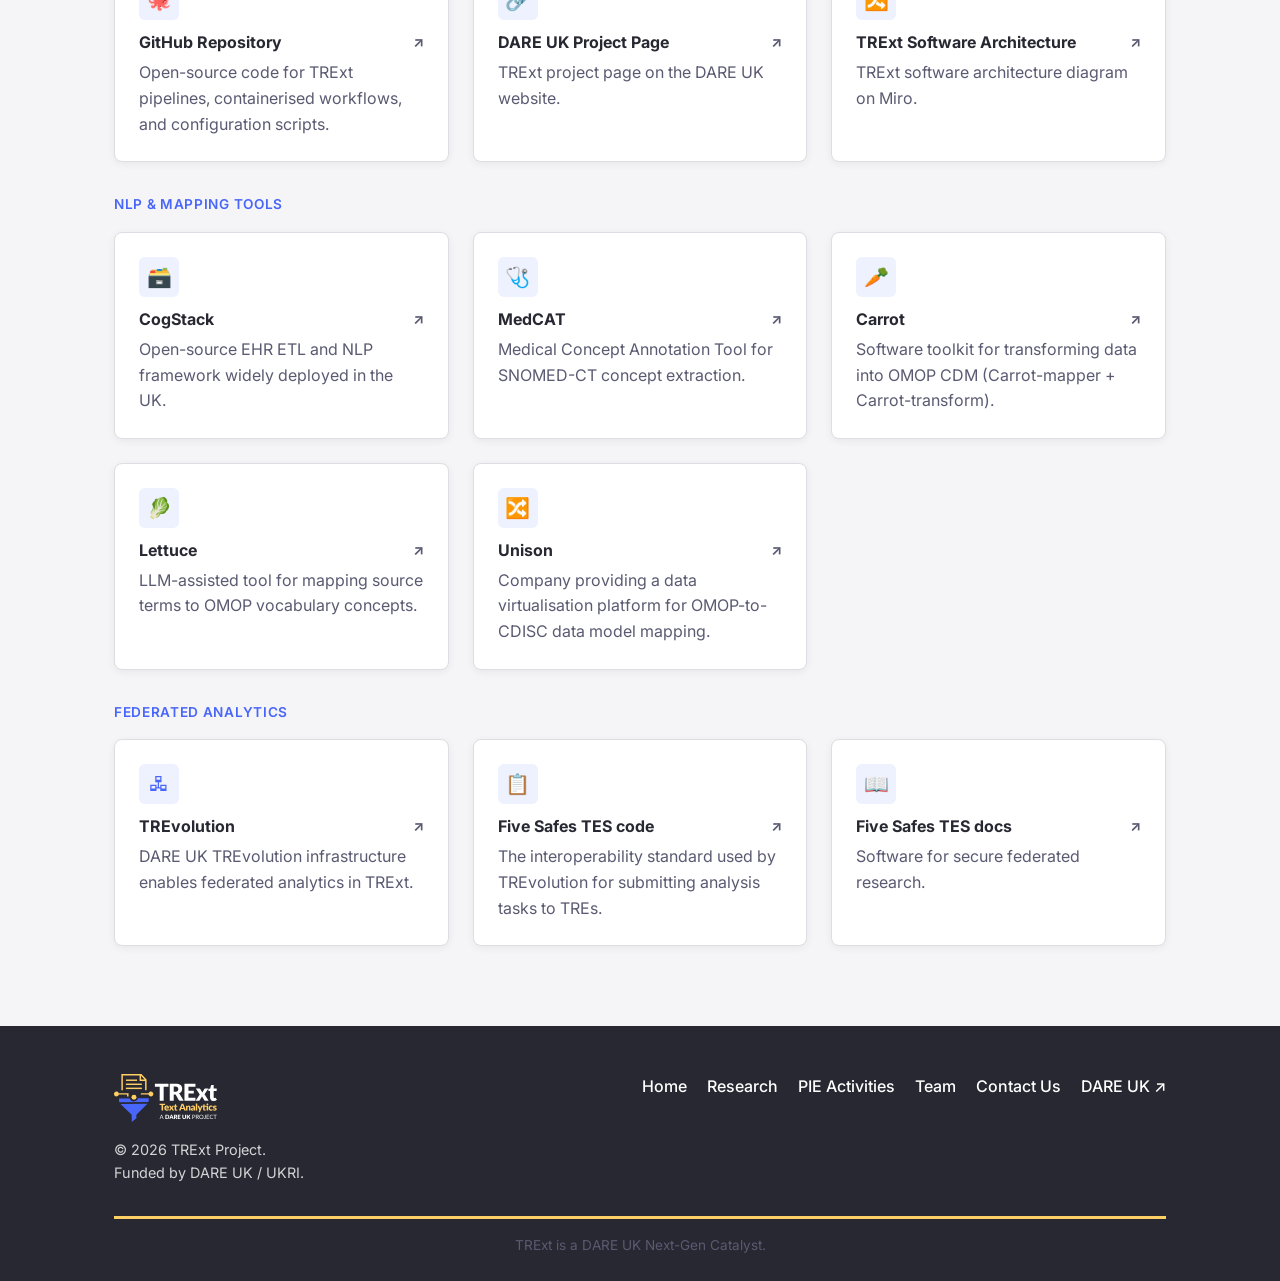
<file: research.html>
<!DOCTYPE html>
<html lang="en">
<head>
  <meta charset="UTF-8">
  <meta name="viewport" content="width=device-width, initial-scale=1.0">
  <meta name="description" content="Scientific background, objectives, methodology, and related publications for the TRExt text analytics research project.">
  <title>Research – TRExt | DARE UK</title>
  <link rel="preconnect" href="https://fonts.googleapis.com">
  <link rel="preconnect" href="https://fonts.gstatic.com" crossorigin>
  <link href="https://fonts.googleapis.com/css2?family=Inter:wght@400;500;600;700&display=swap" rel="stylesheet">
  <link rel="stylesheet" href="assets/css/style.css">
</head>
<body>

  <header class="site-header">
    <div class="site-header__inner">
      <a href="index.html" class="site-logo">
        <img src="assets/images/trext-logo-dark.svg" alt="TRExt — Text Analytics, A DARE UK Project">
      </a>
      <nav aria-label="Main navigation">
        <ul class="site-nav">
          <li><a href="index.html">Home</a></li>
          <li><a href="research.html" class="is-active">Research</a></li>
          <li><a href="pie-activities.html">PIE Activities</a></li>
          <li><a href="team.html">Team</a></li>
          <li><a href="contact.html">Contact Us</a></li>
        </ul>
      </nav>
      <button class="nav-toggle" aria-label="Open menu" aria-expanded="false" aria-controls="nav-drawer">
        <span class="nav-toggle__bar"></span>
        <span class="nav-toggle__bar"></span>
        <span class="nav-toggle__bar"></span>
      </button>
    </div>
  </header>

  <nav id="nav-drawer" class="nav-drawer" aria-hidden="true" aria-label="Mobile navigation">
    <div class="nav-drawer__header">
      <a href="index.html"><img src="assets/images/trext-logo-light.svg" alt="TRExt" height="40"></a>
      <button class="nav-drawer__close" aria-label="Close menu">&times;</button>
    </div>
    <ul class="nav-drawer__links">
      <li><a href="index.html">Home</a></li>
      <li><a href="research.html" class="is-active">Research</a></li>
      <li><a href="pie-activities.html">PIE Activities</a></li>
      <li><a href="team.html">Team</a></li>
      <li><a href="contact.html">Contact Us</a></li>
    </ul>
  </nav>

  <main>
    <section class="page-hero">
      <div class="container">
        <h1>Research</h1>
        <p class="page-hero__subtitle">Scientific background, objectives, methodology, and related publications for the TRExt project.</p>
      </div>
    </section>

    <section class="section section--white">
      <div class="container">
        <h2>Project Summary</h2>
        <p class="text-lead"><strong>TRExt makes the sensitive information held in clinical free-text available for federated research within Trusted Research Environments.</strong></p>
        <p class="text-secondary">Clinical free-text such as patient letters, discharge summaries and other written clinical documents contain rich detail on symptoms, severity and treatment that is rarely captured in structured records, and current federated analytics pipelines cannot easily reach any of it.  TRExt closes that gap by bringing together state-of-the-art natural language processing tools and data standardisation tools into a single pipeline, converting unstructured text into standardised, research-ready safe data.  TRExt runs entirely inside the secure environment holding the data. Documents are never transmitted and no free-text leaves the environment. The pipeline is deployable next to the federated analytics infrastructure developed by the <a href="https://dareuk.org.uk/trevolution/">DARE UK TREvolution</a> programme (called Five Safes TES), enabling this data to be analysed within standard data models with only approved safe research outputs leaving the secure environment.</p>
        <div class="callout callout--blue">
          Public Involvement &amp; Engagement (PIE) activities are embedded throughout all stages of the project. See the <a href="pie-activities.html">PIE Activities page</a> for details.
        </div>
      </div>
    </section>

    <section class="section section--grey">
      <div class="container">
        <h2>Research Themes</h2>
        <div class="grid-3">
          <div class="card">
            <span class="wp-badge">WP1</span>
            <h3>Clinical Natural Language Processing (NLP)</h3>
            <p class="text-secondary">We are deploying CogStack, a system that reads through clinical documents and pulls out the meaningful details automatically. Its MedCAT component identifies the things being described, such as conditions, medications and symptoms, and matches each one to SNOMED CT, an internationally agreed set of clinical terms. Its RelCAT component then works out how those details connect, for example that a drug was given for a particular condition. The tools have been validated by clinicians across a wide range of specialties.</p>
           
          </div>
          <div class="card">
            <span class="wp-badge">WP2</span>
            <h3>Data Mapping &amp; Standardisation</h3>
            <p class="text-secondary">We are deploying three tools to prepare this information for analysis. Carrot and Lettuce translate it into OMOP, a standard format widely used in health research, with Lettuce using AI to suggest translations and a trained person approving them. Where data needs to be used in clinical trials or submitted to regulators, the Unison platform can convert it into CDISC, the standard used for that purpose. Either format is ready for Five Safes TES, the technology that lets the data be analysed alongside data at other institutions without those records ever leaving the places that hold them.</p>
            
          </div>
          <div class="card">
            <span class="wp-badge">WP3</span>
            <h3>Project Management &amp; PIE</h3>
            <p class="text-secondary">We are running the project through regular management meetings, chaired by a member of the public, along with weekly team check-ins and oversight from a Scientific Advisory Board. Alongside this, a dedicated specialist at SAIL Databank leads our public involvement programme, running online workshops with members of the public. These workshops shape how the technical work is designed, and what people tell us about their trust, concerns and recommendations feeds directly into the decisions we make.</p>
           
          </div>
        </div>
      </div>
    </section>

    
    <section class="section section--white">
      <div class="container">
        <h2>Related Publications</h2>
        <p class="text-secondary text-italic">Key publications from the TRExt team underpinning the project's methodology. Publications directly arising from TRExt will be added as they become available.</p>

        <div class="pub-year">2026</div>
        <div class="pub-cards">
          <div class="card card--accent-left pub-card">
            <p class="pub-card__title">Five safes task execution service: a standards-based architecture and reference implementation for secure federated analytics across trusted research environments, Beck et al.</p>
            <a href="https://doi.org/10.1093/jamia/ocag160" target="_blank" rel="noopener noreferrer" class="pub-card__doi">doi:10.1093/jamia/ocag160 ↗</a>
          </div>
        </div>
                
        <div class="pub-year">2024</div>
        <div class="pub-cards">
          <div class="card card--accent-left pub-card">
            <p class="pub-card__title">TRE-FX: Enabling Federated Analytics Across Trusted Research Environments, Giles et al.</p>
            <a href="https://doi.org/10.5281/zenodo.10055353" target="_blank" rel="noopener noreferrer" class="pub-card__doi">doi:10.5281/zenodo.10055353 ↗</a>
          </div>
          <div class="card card--accent-left pub-card">
            <p class="pub-card__title">Lettuce: LLM-Assisted OMOP Concept Mapping, Mitchell-White et al.</p>
            <a href="https://doi.org/10.48550/arXiv.2410.09076" target="_blank" rel="noopener noreferrer" class="pub-card__doi">doi:10.48550/arXiv.2410.09076 ↗</a>
          </div>
          <div class="card card--accent-left pub-card">
            <p class="pub-card__title">Carrot: Software Tool for OMOP Data Transformation, Cox et al.</p>
            <a href="https://doi.org/10.2196/60917" target="_blank" rel="noopener noreferrer" class="pub-card__doi">doi:10.2196/60917 ↗</a>
          </div>
        </div>

        <div class="pub-year">2022</div>
        <div class="pub-cards">
          <div class="card card--accent-left pub-card">
            <p class="pub-card__title">CogStack: Experiences of Deploying Integrated Information Retrieval and Extraction Services in Clinical Settings, Noor et al.</p>
            <a href="https://doi.org/10.2196/38122" target="_blank" rel="noopener noreferrer" class="pub-card__doi">doi:10.2196/38122 ↗</a>
          </div>
          <div class="card card--accent-left pub-card">
            <p class="pub-card__title">MedCAT: Medical Concept Annotation Tool, Kraljevic et al.</p>
            <a href="https://doi.org/10.1016/j.artmed.2021.102083" target="_blank" rel="noopener noreferrer" class="pub-card__doi">doi:10.1016/j.artmed.2021.102083 ↗</a>
          </div>
        </div>

        <div class="pub-year">2015</div>
        <div class="pub-cards">
          <div class="card card--accent-left pub-card">
            <p class="pub-card__title">CRIS: Maudsley Biomedical Research Centre Clinical Record Interactive Search, Perera et al.</p>
            <a href="https://doi.org/10.1136/bmjopen-2015-008721" target="_blank" rel="noopener noreferrer" class="pub-card__doi">doi:10.1136/bmjopen-2015-008721 ↗</a>
          </div>
        </div>

      </div>
    </section>
    <section class="section section--grey">
      <div class="container">
        <h2>Quick Links</h2>
        <p class="text-secondary">Documentation, source code, and reference material for the tools, standards, and infrastructure that TRExt builds on.</p>

        <div class="quicklinks-group">
          <span class="section-label">TRExt Project</span>
          <div class="grid-3 quicklink-grid">
            <a class="card quicklink-card" href="https://github.com/TRE-Text-Analytics" target="_blank" rel="noopener noreferrer">
              <div class="icon-badge" aria-hidden="true">🐙</div>
              <h3>GitHub Repository <span class="quicklink-card__arrow" aria-hidden="true">↗</span></h3>
              <p class="text-secondary mb-0">Open-source code for TRExt pipelines, containerised workflows, and configuration scripts.</p>
            </a>
            <a class="card quicklink-card" href="https://dareuk.org.uk/how-we-work/ongoing-activities/dare-uk-next-gen-catalysts/trext/" target="_blank" rel="noopener noreferrer">
              <div class="icon-badge" aria-hidden="true">🔗</div>
              <h3>DARE UK Project Page <span class="quicklink-card__arrow" aria-hidden="true">↗</span></h3>
              <p class="text-secondary mb-0">TRExt project page on the DARE UK website.</p>
            </a>
            <a class="card quicklink-card" href="https://miro.com/app/board/uXjVGeVJAKI=/?share_link_id=349534675489" target="_blank" rel="noopener noreferrer">
              <div class="icon-badge" aria-hidden="true">🔀</div>
              <h3>TRExt Software Architecture <span class="quicklink-card__arrow" aria-hidden="true">↗</span></h3>
              <p class="text-secondary mb-0">TRExt software architecture diagram on Miro.</p>
            </a>
          </div>
        </div>

        <div class="quicklinks-group">
          <span class="section-label">NLP &amp; Mapping Tools</span>
          <div class="grid-3 quicklink-grid">
           
                      
            <a class="card quicklink-card" href="https://github.com/cogstack" target="_blank" rel="noopener noreferrer">
              <div class="icon-badge" aria-hidden="true">🗃️</div>
              <h3>CogStack <span class="quicklink-card__arrow" aria-hidden="true">↗</span></h3>
              <p class="text-secondary mb-0">Open-source EHR ETL and NLP framework widely deployed in the UK.</p>
            </a>
            <a class="card quicklink-card" href="https://github.com/CogStack/cogstack-nlp" target="_blank" rel="noopener noreferrer">
              <div class="icon-badge" aria-hidden="true">🩺</div>
              <h3>MedCAT <span class="quicklink-card__arrow" aria-hidden="true">↗</span></h3>
              <p class="text-secondary mb-0">Medical Concept Annotation Tool for SNOMED-CT concept extraction.</p>
            </a>
            <a class="card quicklink-card" href="https://github.com/Health-Informatics-UoN/Carrot" target="_blank" rel="noopener noreferrer">
              <div class="icon-badge" aria-hidden="true">🥕</div>
              <h3>Carrot <span class="quicklink-card__arrow" aria-hidden="true">↗</span></h3>
              <p class="text-secondary mb-0">Software toolkit for transforming data into OMOP CDM (Carrot-mapper + Carrot-transform).</p>
            </a>
            <a class="card quicklink-card" href="https://github.com/Health-Informatics-UoN/lettuce" target="_blank" rel="noopener noreferrer">
              <div class="icon-badge" aria-hidden="true">🥬</div>
              <h3>Lettuce <span class="quicklink-card__arrow" aria-hidden="true">↗</span></h3>
              <p class="text-secondary mb-0">LLM-assisted tool for mapping source terms to OMOP vocabulary concepts.</p>
            </a>
            
            <a class="card quicklink-card" href="https://hyperunison.com" target="_blank" rel="noopener noreferrer">
              <div class="icon-badge" aria-hidden="true">🔀</div>
              <h3>Unison <span class="quicklink-card__arrow" aria-hidden="true">↗</span></h3>
              <p class="text-secondary mb-0">Company providing a data virtualisation platform for OMOP-to-CDISC data model mapping.</p>
            </a>
          </div>
        </div>

        <div class="quicklinks-group">
          <span class="section-label">Federated Analytics</span>
          <div class="grid-3 quicklink-grid">
            <a class="card quicklink-card" href="https://dareuk.org.uk/trevolution/" target="_blank" rel="noopener noreferrer">
              <div class="icon-badge" aria-hidden="true">🖧</div>
              <h3>TREvolution <span class="quicklink-card__arrow" aria-hidden="true">↗</span></h3>
              <p class="text-secondary mb-0">DARE UK TREvolution infrastructure enables federated analytics in TRExt.</p>
            </a>
            <a class="card quicklink-card" href="https://github.com/SwanseaUniversityMedical/5s-Tes" target="_blank" rel="noopener noreferrer">
              <div class="icon-badge" aria-hidden="true">📋</div>
              <h3>Five Safes TES code<span class="quicklink-card__arrow" aria-hidden="true">↗</span></h3>
              <p class="text-secondary mb-0">The interoperability standard used by TREvolution for submitting analysis tasks to TREs.</p>
            </a>
            <a class="card quicklink-card" href="https://docs.federated-analytics.ac.uk" target="_blank" rel="noopener noreferrer">
              <div class="icon-badge" aria-hidden="true">📖</div>
              <h3>Five Safes TES docs <span class="quicklink-card__arrow" aria-hidden="true">↗</span></h3>
              <p class="text-secondary mb-0">Software for secure federated research.</p>
            </a>
            
          </div>
        </div>
      </div>
    </section>

    
      </div>
    </section>
  </main>
  </main>

  <footer class="site-footer">
    <div class="container">
      <div class="site-footer__grid">
        <div>
          <a href="index.html" class="site-footer__logo"><img src="assets/images/trext-logo-light.svg" alt="TRExt"></a>
          <p class="site-footer__copyright">© 2026 TRExt Project.</p> <p class="site-footer__copyright">Funded by DARE UK / UKRI.</p>
        </div>
        <nav aria-label="Footer navigation">
          <ul class="site-footer__nav">
            <li><a href="index.html">Home</a></li>
            <li><a href="research.html">Research</a></li>
            <li><a href="pie-activities.html">PIE Activities</a></li>
            <li><a href="team.html">Team</a></li>
            <li><a href="contact.html">Contact Us</a></li>
            <li><a href="https://dareuk.org.uk" target="_blank" rel="noopener noreferrer">DARE UK ↗</a></li>
          </ul>
        </nav>
      </div>
      <div class="site-footer__bar">
        <p>TRExt is a DARE UK Next-Gen Catalyst.</p>
      </div>
    </div>
  </footer>

  <script src="assets/js/nav.js"></script>
</body>
</html>
</file>
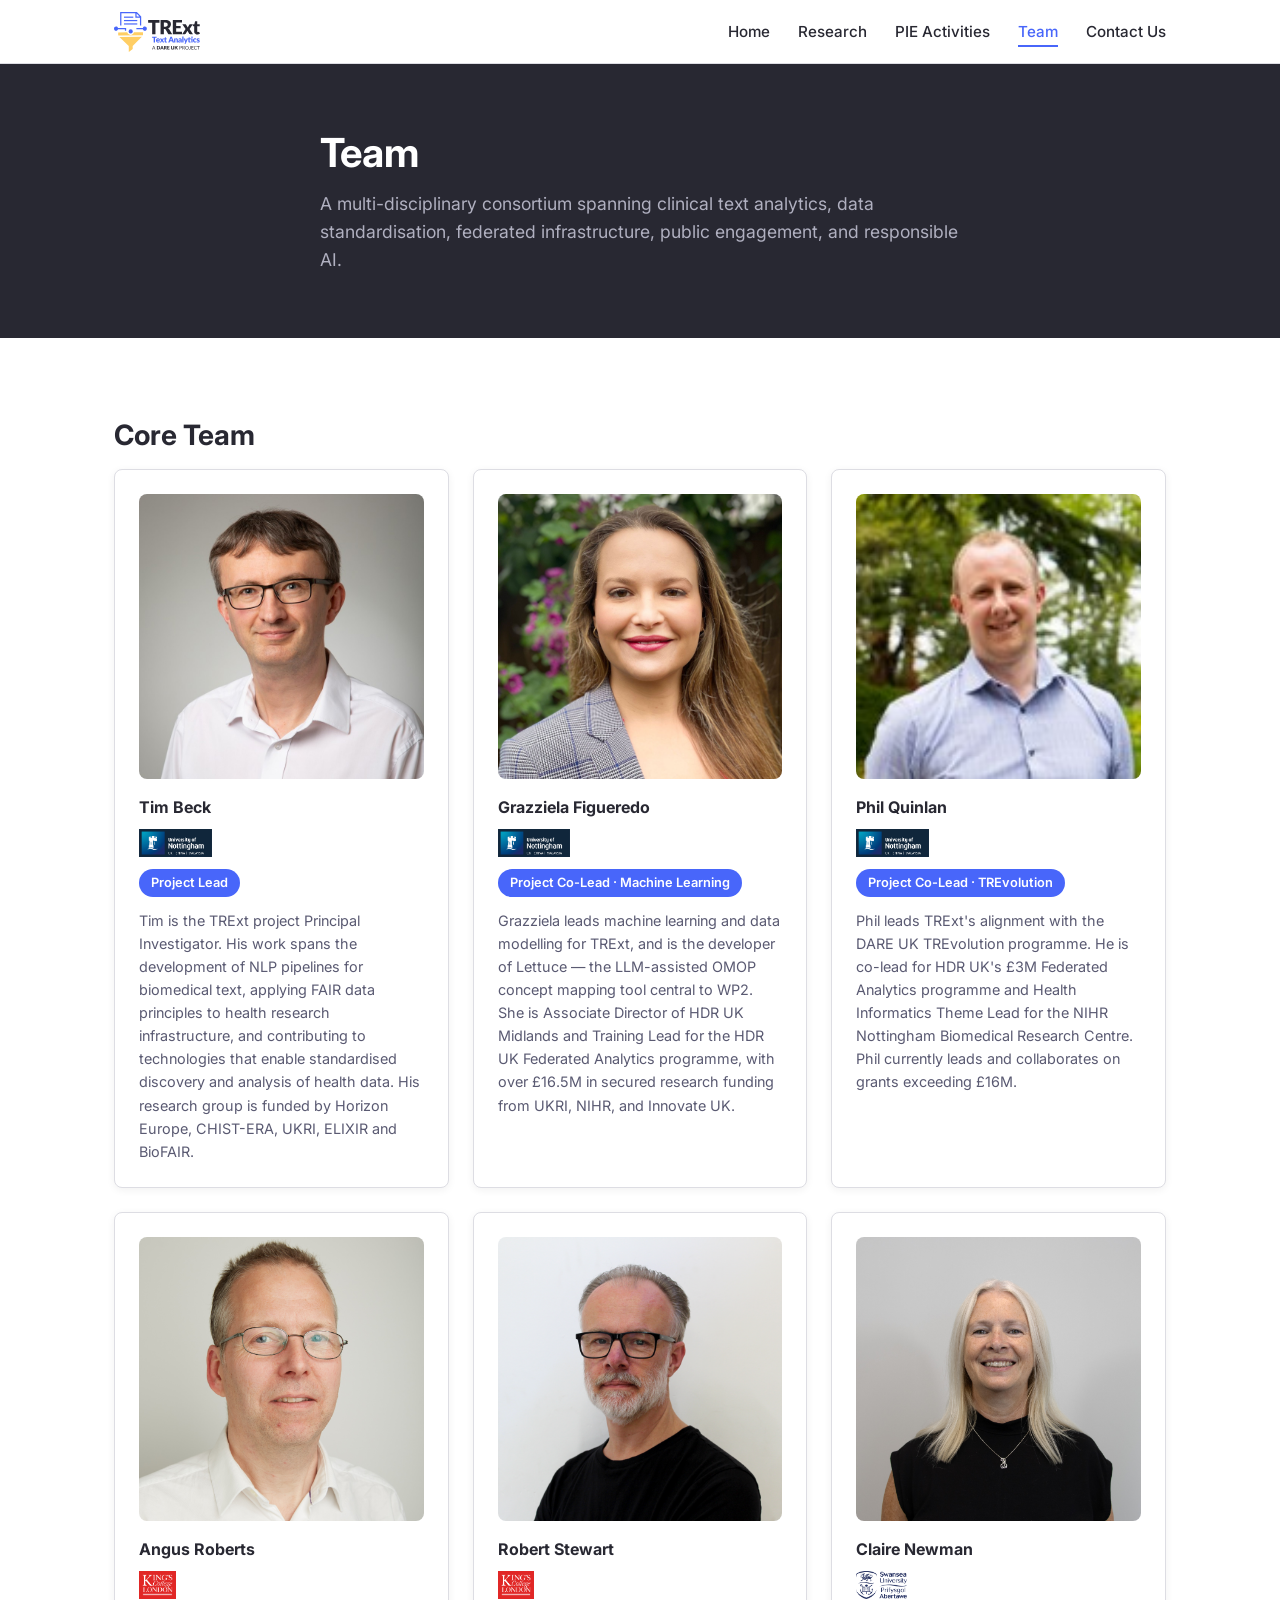
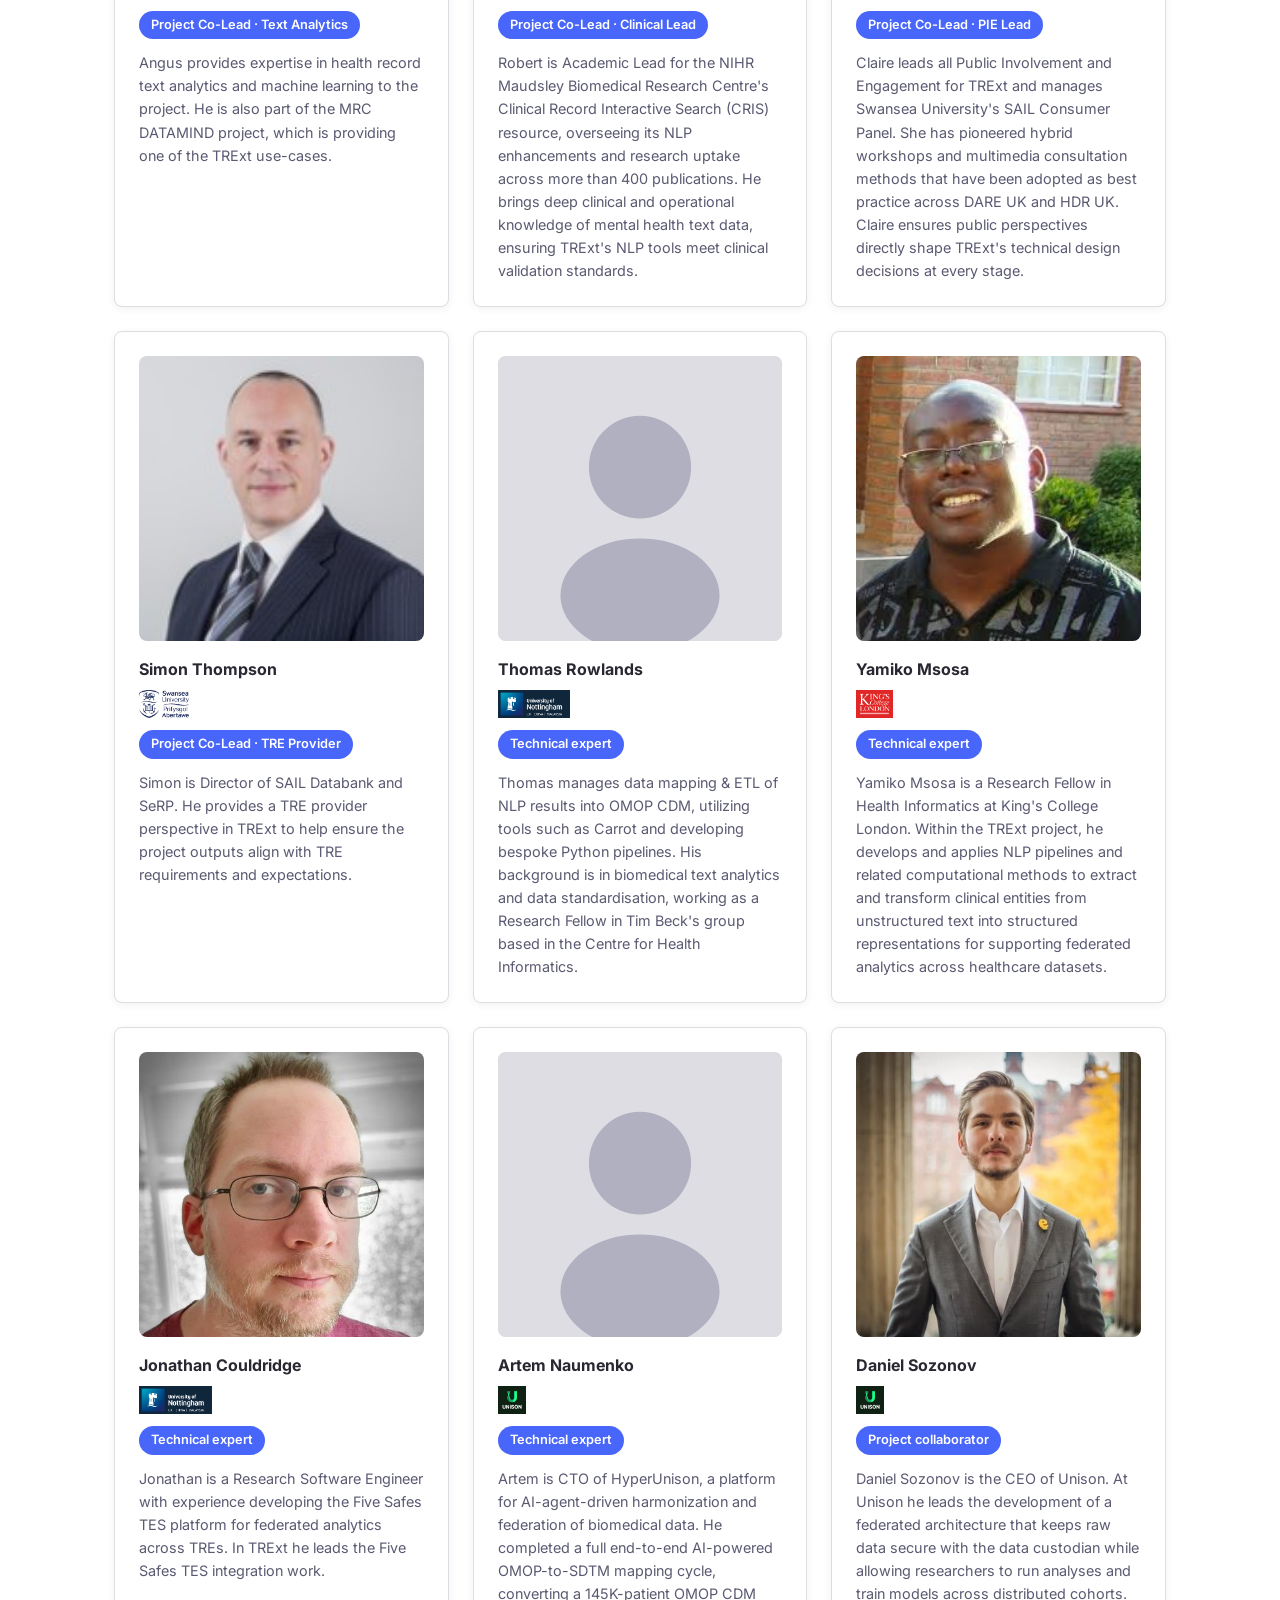
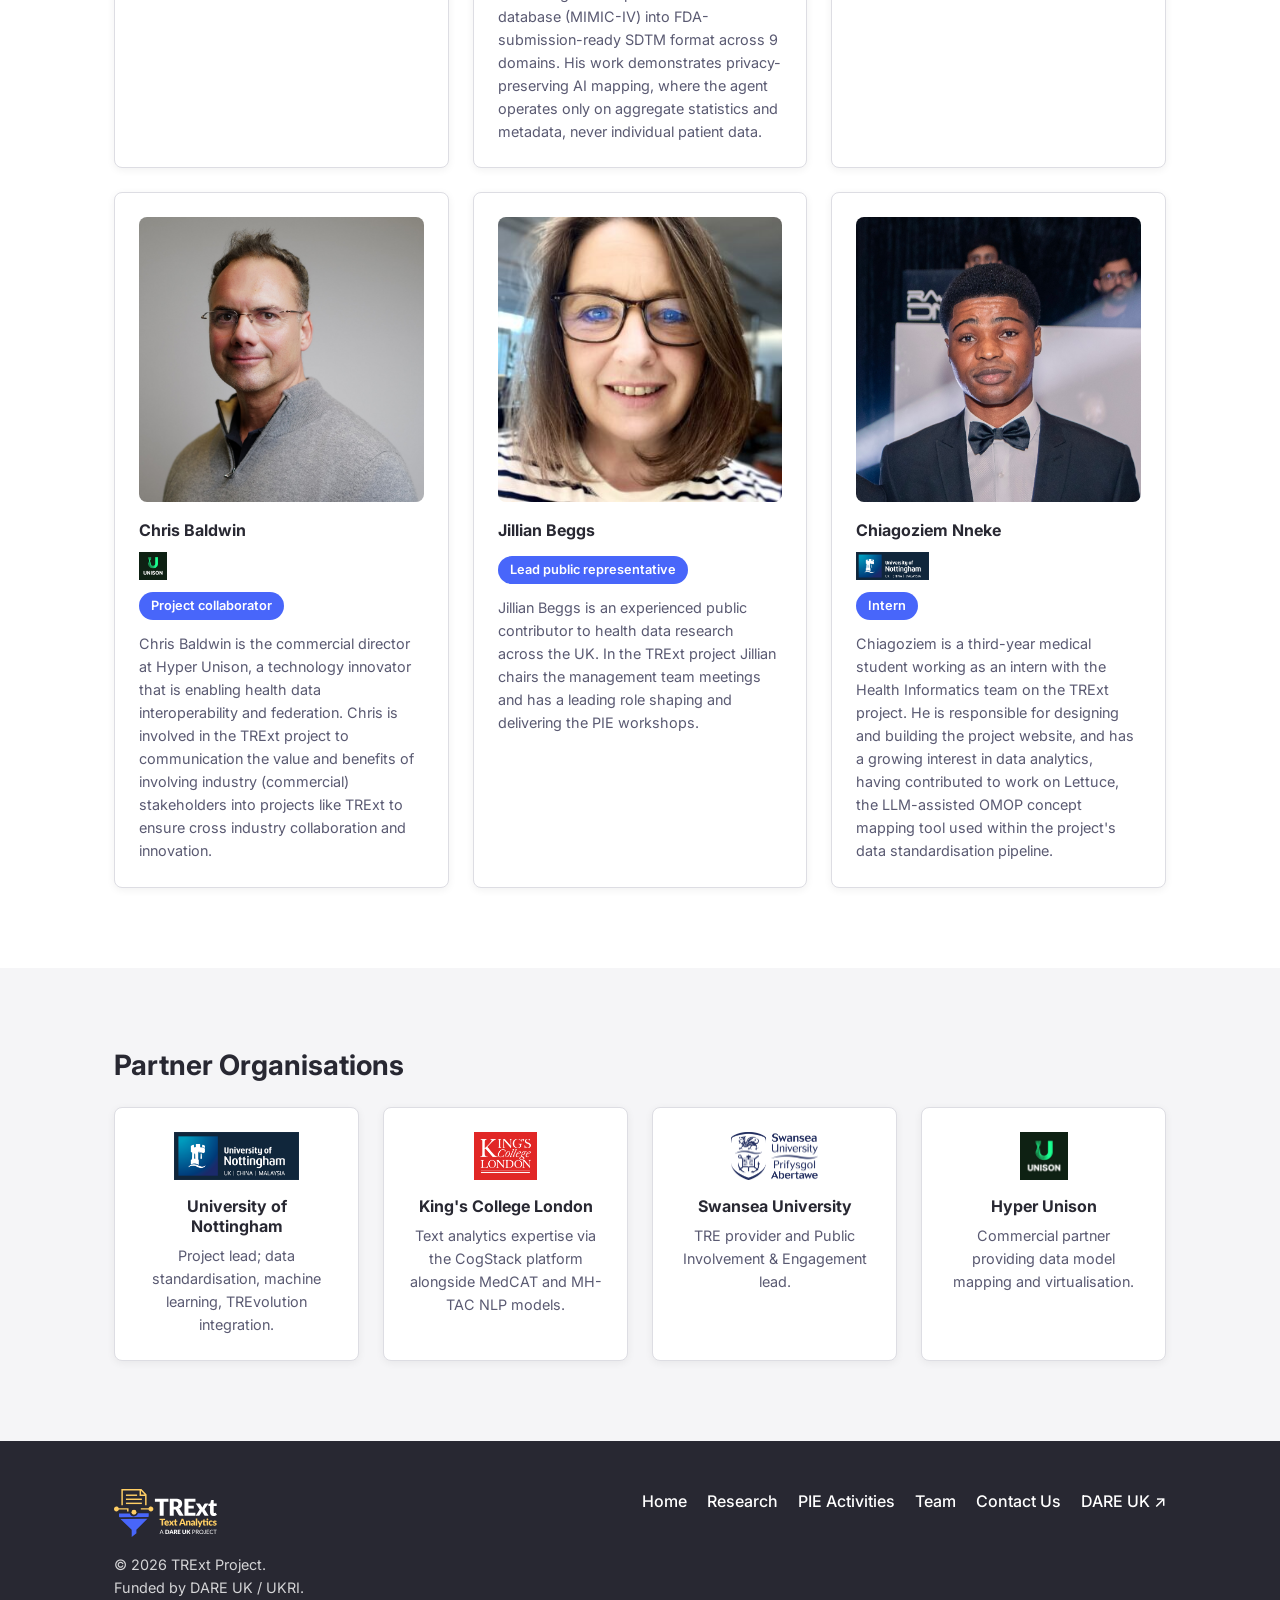
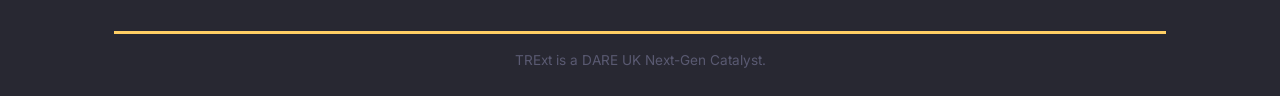
<file: team.html>
<!DOCTYPE html>
<html lang="en">
<head>
  <meta charset="UTF-8">
  <meta name="viewport" content="width=device-width, initial-scale=1.0">
  <meta name="description" content="Meet the TRExt team — a multi-disciplinary consortium spanning clinical NLP, federated infrastructure, data standardisation, and public engagement.">
  <title>Team – TRExt | DARE UK</title>
  <link rel="preconnect" href="https://fonts.googleapis.com">
  <link rel="preconnect" href="https://fonts.gstatic.com" crossorigin>
  <link href="https://fonts.googleapis.com/css2?family=Inter:wght@400;500;600;700&display=swap" rel="stylesheet">
  <link rel="stylesheet" href="assets/css/style.css">
</head>
<body>

  <header class="site-header">
    <div class="site-header__inner">
      <a href="index.html" class="site-logo">
        <img src="assets/images/trext-logo-dark.svg" alt="TRExt — Text Analytics, A DARE UK Project">
      </a>
      <nav aria-label="Main navigation">
        <ul class="site-nav">
          <li><a href="index.html">Home</a></li>
          <li><a href="research.html">Research</a></li>
          <li><a href="pie-activities.html">PIE Activities</a></li>
          <li><a href="team.html" class="is-active">Team</a></li>
          <li><a href="contact.html">Contact Us</a></li>
        </ul>
      </nav>
      <button class="nav-toggle" aria-label="Open menu" aria-expanded="false" aria-controls="nav-drawer">
        <span class="nav-toggle__bar"></span>
        <span class="nav-toggle__bar"></span>
        <span class="nav-toggle__bar"></span>
      </button>
    </div>
  </header>

  <nav id="nav-drawer" class="nav-drawer" aria-hidden="true" aria-label="Mobile navigation">
    <div class="nav-drawer__header">
      <a href="index.html"><img src="assets/images/trext-logo-light.svg" alt="TRExt" height="40"></a>
      <button class="nav-drawer__close" aria-label="Close menu">&times;</button>
    </div>
    <ul class="nav-drawer__links">
      <li><a href="index.html">Home</a></li>
      <li><a href="research.html">Research</a></li>
      <li><a href="pie-activities.html">PIE Activities</a></li>
      <li><a href="team.html" class="is-active">Team</a></li>
      <li><a href="contact.html">Contact Us</a></li>
    </ul>
  </nav>

  <main>
    <section class="page-hero">
      <div class="container">
        <h1>Team</h1>
        <p class="page-hero__subtitle">A multi-disciplinary consortium spanning clinical text analytics, data standardisation, federated infrastructure, public engagement, and responsible AI.</p>
      </div>
    </section>

    <section class="section section--white">
      <div class="container">
        <h2>Core Team</h2>
        <div class="team-grid">

          <article class="card person-card">
            <img src="assets/images/team/tim-beck.jpg" alt="Tim Beck" class="person-card__photo">
            <div class="person-card__name">Tim Beck</div>
            <div class="person-card__institution">
              <img src="assets/images/institutions/nottingham.png" alt="University of Nottingham">
            </div>
            <span class="role-badge">Project Lead</span>
            <p class="person-card__bio">Tim is the TRExt project Principal Investigator. His work spans the development of NLP pipelines for biomedical text, applying FAIR data principles to health research infrastructure, and contributing to technologies that enable standardised discovery and analysis of health data. His research group is funded by Horizon Europe, CHIST-ERA, UKRI, ELIXIR and BioFAIR.</p>
          </article>

          <article class="card person-card">
            <img src="assets/images/team/grazziela-figueredo.jpeg" alt="Grazziela Figueredo" class="person-card__photo">
            <div class="person-card__name">Grazziela Figueredo</div>
            <div class="person-card__institution">
              <img src="assets/images/institutions/nottingham.png" alt="University of Nottingham">
            </div>
            <span class="role-badge">Project Co-Lead · Machine Learning</span>
            <p class="person-card__bio">Grazziela leads machine learning and data modelling for TRExt, and is the developer of Lettuce — the LLM-assisted OMOP concept mapping tool central to WP2. She is Associate Director of HDR UK Midlands and Training Lead for the HDR UK Federated Analytics programme, with over £16.5M in secured research funding from UKRI, NIHR, and Innovate UK.</p>
          </article>

          <article class="card person-card">
            <img src="assets/images/team/phil-quinlan.jpg" alt="Phil Quinlan" class="person-card__photo">
            <div class="person-card__name">Phil Quinlan</div>
            <div class="person-card__institution">
              <img src="assets/images/institutions/nottingham.png" alt="University of Nottingham">
            </div>
            <span class="role-badge">Project Co-Lead · TREvolution</span>
            <p class="person-card__bio">Phil leads TRExt's alignment with the DARE UK TREvolution programme. He is co-lead for HDR UK's £3M Federated Analytics programme and Health Informatics Theme Lead for the NIHR Nottingham Biomedical Research Centre. Phil currently leads and collaborates on grants exceeding £16M.</p>
          </article>

          <article class="card person-card">
            <img src="assets/images/team/angus-roberts.jpg" alt="Angus Roberts" class="person-card__photo">
            <div class="person-card__name">Angus Roberts</div>
            <div class="person-card__institution">
              <img src="assets/images/institutions/kcl.png" alt="King's College London">
            </div>
            <span class="role-badge">Project Co-Lead · Text Analytics</span>
            <p class="person-card__bio">Angus provides expertise in health record text analytics and machine learning to the project. He is also part of the MRC DATAMIND project, which is providing one of the TRExt use-cases.</p>
          </article>

          <article class="card person-card">
            <img src="assets/images/team/robert-stewart.png" alt="Robert Stewart" class="person-card__photo">
            <div class="person-card__name">Robert Stewart</div>
            <div class="person-card__institution">
              <img src="assets/images/institutions/kcl.png" alt="King's College London">
            </div>
            <span class="role-badge">Project Co-Lead · Clinical Lead</span>
            <p class="person-card__bio">Robert is Academic Lead for the NIHR Maudsley Biomedical Research Centre's Clinical Record Interactive Search (CRIS) resource, overseeing its NLP enhancements and research uptake across more than 400 publications. He brings deep clinical and operational knowledge of mental health text data, ensuring TRExt's NLP tools meet clinical validation standards.</p>
          </article>

          <article class="card person-card">
            <img src="assets/images/team/claire-newman.jpg" alt="Claire Newman" class="person-card__photo">
            <div class="person-card__name">Claire Newman</div>
            <div class="person-card__institution">
              <img src="assets/images/institutions/swansea.png" alt="Swansea University">
            </div>
            <span class="role-badge">Project Co-Lead · PIE Lead</span>
            <p class="person-card__bio">Claire leads all Public Involvement and Engagement for TRExt and manages Swansea University's SAIL Consumer Panel. She has pioneered hybrid workshops and multimedia consultation methods that have been adopted as best practice across DARE UK and HDR UK. Claire ensures public perspectives directly shape TRExt's technical design decisions at every stage.</p>
          </article>

          <article class="card person-card">
            <img src="assets/images/team/simon.jpg" alt="Simon Thompson" class="person-card__photo">
            <div class="person-card__name">Simon Thompson</div>
            <div class="person-card__institution">
              <img src="assets/images/institutions/swansea.png" alt="Swansea University">
            </div>
            <span class="role-badge">Project Co-Lead · TRE Provider</span>
            <p class="person-card__bio">Simon is Director of SAIL Databank and SeRP. He provides a TRE provider perspective in TRExt to help ensure the project outputs align with TRE requirements and expectations.</p>
          </article>
          <article class="card person-card">
            <img src="assets/images/team/placeholder.svg" alt="Thomas Rowlands" class="person-card__photo">
            <div class="person-card__name">Thomas Rowlands</div>
            <div class="person-card__institution">
              <img src="assets/images/institutions/nottingham.png" alt="University of Nottingham">
            </div>
            <span class="role-badge">Technical expert</span>
            <p class="person-card__bio">Thomas manages data mapping & ETL of NLP results into OMOP CDM, utilizing tools such as Carrot and developing bespoke Python pipelines. His background is in biomedical text analytics and data standardisation, working as a Research Fellow in Tim Beck's group based in the Centre for Health Informatics.</p>
          </article>

          <article class="card person-card">
            <img src="assets/images/team/yamiko.jpg" alt="Yamiko Msosa" class="person-card__photo">
            <div class="person-card__name">Yamiko Msosa</div>
            <div class="person-card__institution">
              <img src="assets/images/institutions/kcl.png" alt="University of Nottingham">
            </div>
            <span class="role-badge">Technical expert</span>
            <p class="person-card__bio">Yamiko Msosa is a Research Fellow in Health Informatics at King's College London. Within the TRExt project, he develops and applies NLP pipelines and related computational methods to extract and transform clinical entities from unstructured text into structured representations for supporting federated analytics across healthcare datasets.</p>
          </article>

          <article class="card person-card">
            <img src="assets/images/team/jon-couldridge.jpg" alt="Jon Couldridge" class="person-card__photo">
            <div class="person-card__name">Jonathan Couldridge</div>
            <div class="person-card__institution">
              <img src="assets/images/institutions/nottingham.png" alt="University of Nottingham">
            </div>
            <span class="role-badge">Technical expert</span>
            <p class="person-card__bio">Jonathan is a Research Software Engineer with experience developing the Five Safes TES platform for federated analytics across TREs.  In TRExt he leads the Five Safes TES integration work.</p>
          </article>

          <article class="card person-card">
            <img src="assets/images/team/placeholder.svg" alt="Artem" class="person-card__photo">
            <div class="person-card__name">Artem Naumenko</div>
            <div class="person-card__institution">
              <img src="assets/images/institutions/unison.png" alt="University of Nottingham">
            </div>
            <span class="role-badge">Technical expert</span>
            <p class="person-card__bio">Artem is CTO of HyperUnison, a platform for AI-agent-driven harmonization and federation of biomedical data. He completed a full end-to-end AI-powered OMOP-to-SDTM mapping cycle, converting a 145K-patient OMOP CDM database (MIMIC-IV) into FDA-submission-ready SDTM format across 9 domains. His work demonstrates privacy-preserving AI mapping, where the agent operates only on aggregate statistics and metadata, never individual patient data.</p>
          </article>

          <article class="card person-card">
            <img src="assets/images/team/daniel-sozonov.jpg" alt="Daniel Sozonov" class="person-card__photo">
            <div class="person-card__name">Daniel Sozonov</div>
            <div class="person-card__institution">
              <img src="assets/images/institutions/unison.png" alt="University of Nottingham">
            </div>
            <span class="role-badge">Project collaborator</span>
            <p class="person-card__bio">Daniel Sozonov is the CEO of Unison. At Unison he leads the development of a federated architecture that keeps raw data secure with the data custodian while allowing researchers to run analyses and train models across distributed cohorts.</p>
          </article>

          <article class="card person-card">
            <img src="assets/images/team/chris-baldwin.jpeg" alt="Chris Baldwin" class="person-card__photo">
            <div class="person-card__name">Chris Baldwin</div>
            <div class="person-card__institution">
              <img src="assets/images/institutions/unison.png" alt="University of Nottingham">
            </div>
            <span class="role-badge">Project collaborator</span>
            <p class="person-card__bio">Chris Baldwin is the commercial director at Hyper Unison, a technology innovator that is enabling health data interoperability and federation. Chris is involved in the TRExt project to communication the value and benefits of involving industry (commercial) stakeholders into projects like TRExt to ensure cross industry collaboration and innovation.</p>
          </article>

          <article class="card person-card">
            <img src="assets/images/team/jillian-beggs.jpg" alt="Jillian Beggs" class="person-card__photo">
            <div class="person-card__name">Jillian Beggs</div>
            <div class="person-card__institution">
              
            </div>
            <span class="role-badge">Lead public representative</span>
            <p class="person-card__bio">Jillian Beggs is an experienced public contributor to health data research across the UK. In the TRExt project Jillian chairs the management team meetings and has a leading role shaping and delivering the PIE workshops.</p>
          </article>

          <article class="card person-card">
            <img src="assets/images/team/chiagoziem-nneke.jpg" alt="Chiagoziem Nneke" class="person-card__photo">
            <div class="person-card__name">Chiagoziem Nneke</div>
            <div class="person-card__institution">
              <img src="assets/images/institutions/nottingham.png" alt="University of Nottingham">
            </div>
            <span class="role-badge">Intern</span>
            <p class="person-card__bio">Chiagoziem is a third-year medical student working as an intern with the Health Informatics team on the TRExt project. He is responsible for designing and building the project website, and has a growing interest in data analytics, having contributed to work on Lettuce, the LLM-assisted OMOP concept mapping tool used within the project's data standardisation pipeline.</p>
          </article>
        </div>
      </div>
    </section>

    <section class="section section--grey">
      <div class="container">
        <h2>Partner Organisations</h2>
        <div class="grid-4 mt-3">
          <div class="card org-card">
            <img src="assets/images/institutions/nottingham.png" alt="University of Nottingham">
            <h3>University of Nottingham</h3>
            <p>Project lead; data standardisation, machine learning, TREvolution integration.</p>
          </div>
          <div class="card org-card">
            <img src="assets/images/institutions/kcl.png" alt="King's College London">
            <h3>King's College London</h3>
            <p>Text analytics expertise via the CogStack platform alongside MedCAT and MH-TAC NLP models.</p>
          </div>
          <div class="card org-card">
            <img src="assets/images/institutions/swansea.png" alt="Swansea University">
            <h3>Swansea University</h3>
            <p>TRE provider and Public Involvement &amp; Engagement lead.</p>
          </div>
          <div class="card org-card">
            <img src="assets/images/institutions/unison.png" alt="Unison (Hyperunison)">
            <h3>Hyper Unison</h3>
            <p>Commercial partner providing data model mapping and virtualisation.</p>
          </div>
        </div>
      </div>
    </section>
  </main>

  <footer class="site-footer">
    <div class="container">
      <div class="site-footer__grid">
        <div>
          <a href="index.html" class="site-footer__logo"><img src="assets/images/trext-logo-light.svg" alt="TRExt"></a>
          <p class="site-footer__copyright">© 2026 TRExt Project.</p> <p class="site-footer__copyright">Funded by DARE UK / UKRI.</p>
        </div>
        <nav aria-label="Footer navigation">
          <ul class="site-footer__nav">
            <li><a href="index.html">Home</a></li>
            <li><a href="research.html">Research</a></li>
            <li><a href="pie-activities.html">PIE Activities</a></li>
            <li><a href="team.html">Team</a></li>
            <li><a href="contact.html">Contact Us</a></li>
            <li><a href="https://dareuk.org.uk" target="_blank" rel="noopener noreferrer">DARE UK ↗</a></li>
          </ul>
        </nav>
      </div>
      <div class="site-footer__bar">
        <p>TRExt is a DARE UK Next-Gen Catalyst.</p>
      </div>
    </div>
  </footer>

  <script src="assets/js/nav.js"></script>
</body>
</html>
</file>
<file: assets/css/style.css>
/* TRExt Design System */
:root {
  --color-navy: #282832;
  --color-blue: #4866FA;
  --color-blue-dark: #3a52c8;
  --color-amber: #FFCE64;
  --color-white: #FFFFFF;
  --color-grey-light: #F5F5F7;
  --color-grey-mid: #DDDDE3;
  --color-grey-text: #5A5A72;
  --color-hero-subtitle: #B0B0C0;
  --color-callout-blue-bg: #EEF1FE;
  --color-callout-amber-bg: #FFFBEE;
  --font-family: 'Inter', system-ui, -apple-system, sans-serif;
  --max-width: 1100px;
  --header-height: 64px;
  --section-padding: 80px;
  --section-padding-mobile: 48px;
  --card-padding: 24px;
  --grid-gap: 24px;
  --radius: 8px;
  --radius-sm: 6px;
  --shadow-card: 0 2px 8px rgba(0, 0, 0, 0.06);
}

*, *::before, *::after {
  box-sizing: border-box;
}

html {
  scroll-behavior: smooth;
}

body {
  margin: 0;
  font-family: var(--font-family);
  font-size: 1rem;
  line-height: 1.6;
  color: var(--color-navy);
  background: var(--color-white);
}

img {
  max-width: 100%;
  height: auto;
  display: block;
}

a {
  color: var(--color-blue);
  text-decoration: none;
}

a:hover {
  text-decoration: underline;
}

h1, h2, h3, h4 {
  font-weight: 700;
  color: var(--color-navy);
  line-height: 1.25;
  margin-top: 0;
}

h1 { font-size: 2.5rem; }
h2 { font-size: 1.75rem; margin-bottom: 1rem; }
h3 { font-size: 1.25rem; margin-bottom: 0.75rem; }

p {
  margin-top: 0;
  margin-bottom: 1rem;
}

.container {
  max-width: var(--max-width);
  margin: 0 auto;
  padding-left: 24px;
  padding-right: 24px;
}

.section {
  padding: var(--section-padding) 0;
}

.section--white { background: var(--color-white); }
.section--grey { background: var(--color-grey-light); }
.section--navy { background: var(--color-navy); color: var(--color-white); }

.section--navy h2,
.section--navy h3 {
  color: var(--color-white);
}

.section--navy p {
  color: rgba(255, 255, 255, 0.9);
}

.section-label {
  display: block;
  font-size: 0.85rem;
  font-weight: 600;
  text-transform: uppercase;
  letter-spacing: 0.05em;
  color: var(--color-blue);
  margin-bottom: 0.5rem;
}

.text-secondary {
  color: var(--color-grey-text);
}

.text-lead {
  font-size: 1.1rem;
}

.text-italic {
  font-style: italic;
}

/* Header */
.site-header {
  position: sticky;
  top: 0;
  z-index: 1000;
  background: var(--color-white);
  border-bottom: 1px solid var(--color-grey-mid);
  height: var(--header-height);
}

.site-header__inner {
  display: flex;
  align-items: center;
  justify-content: space-between;
  height: 100%;
  max-width: var(--max-width);
  margin: 0 auto;
  padding: 0 24px;
}

.site-logo img {
  height: 40px;
  width: auto;
}

.site-nav {
  display: flex;
  align-items: center;
  gap: 28px;
  list-style: none;
  margin: 0;
  padding: 0;
}

.site-nav a {
  color: var(--color-navy);
  font-weight: 500;
  font-size: 0.95rem;
  text-decoration: none;
  padding-bottom: 4px;
  border-bottom: 2px solid transparent;
  transition: color 0.2s, border-color 0.2s;
}

.site-nav a:hover {
  color: var(--color-blue);
  text-decoration: none;
}

.site-nav a.is-active {
  color: var(--color-blue);
  border-bottom-color: var(--color-blue);
}

.nav-toggle {
  display: none;
  background: none;
  border: none;
  cursor: pointer;
  padding: 8px;
  color: var(--color-navy);
}

.nav-toggle__bar {
  display: block;
  width: 24px;
  height: 2px;
  background: currentColor;
  margin: 5px 0;
  transition: transform 0.3s, opacity 0.3s;
}

.nav-drawer {
  display: none;
  position: fixed;
  inset: 0;
  z-index: 1001;
  background: var(--color-navy);
  flex-direction: column;
  padding: 24px;
  overflow-y: auto;
}

.nav-drawer.is-open {
  display: flex;
}

.nav-drawer__header {
  display: flex;
  justify-content: space-between;
  align-items: center;
  margin-bottom: 48px;
}

.nav-drawer__close {
  background: none;
  border: none;
  color: var(--color-white);
  font-size: 2rem;
  cursor: pointer;
  line-height: 1;
  padding: 4px 8px;
}

.nav-drawer__links {
  list-style: none;
  margin: 0;
  padding: 0;
}

.nav-drawer__links li {
  margin-bottom: 8px;
}

.nav-drawer__links a {
  display: block;
  color: var(--color-white);
  font-size: 1.25rem;
  font-weight: 600;
  padding: 16px 0;
  border-bottom: 1px solid rgba(255, 255, 255, 0.1);
  text-decoration: none;
}

.nav-drawer__links a:hover,
.nav-drawer__links a.is-active {
  color: var(--color-amber);
  text-decoration: none;
}

/* Buttons */
.btn {
  display: inline-block;
  padding: 12px 24px;
  font-family: var(--font-family);
  font-size: 1rem;
  font-weight: 600;
  border-radius: var(--radius-sm);
  text-decoration: none;
  cursor: pointer;
  border: 2px solid transparent;
  transition: background 0.2s, color 0.2s, border-color 0.2s;
  text-align: center;
}

.btn:hover {
  text-decoration: none;
}

.btn--primary {
  background: var(--color-blue);
  color: var(--color-white);
  border-color: var(--color-blue);
}

.btn--primary:hover {
  background: var(--color-blue-dark);
  border-color: var(--color-blue-dark);
  color: var(--color-white);
}

.btn--ghost {
  background: transparent;
  color: var(--color-blue);
  border-color: var(--color-blue);
}

.btn--ghost:hover {
  background: var(--color-blue);
  color: var(--color-white);
}

.btn--ghost-white {
  background: transparent;
  color: var(--color-white);
  border-color: var(--color-white);
}

.btn--ghost-white:hover {
  background: var(--color-white);
  color: var(--color-navy);
}

.btn-group {
  display: flex;
  flex-wrap: wrap;
  gap: 16px;
}

/* Cards */
.card {
  background: var(--color-white);
  border: 1px solid var(--color-grey-mid);
  border-radius: var(--radius);
  box-shadow: var(--shadow-card);
  padding: var(--card-padding);
}

.card--accent-left {
  border-left: 3px solid var(--color-blue);
}

.card--accent-left-amber {
  border-left: 3px solid var(--color-amber);
}

.card--accent-top {
  border-top: 3px solid var(--color-blue);
}

/* Hero - Home */
.hero {
  background: var(--color-navy);
  padding: 80px 0;
  color: var(--color-white);
}

.hero__grid {
  display: grid;
  grid-template-columns: 3fr 2fr;
  gap: 48px;
  align-items: center;
}

.hero__label {
  display: block;
  font-size: 0.85rem;
  font-weight: 600;
  text-transform: uppercase;
  letter-spacing: 0.05em;
  color: var(--color-amber);
  margin-bottom: 16px;
}

.hero h1 {
  color: var(--color-white);
  margin-bottom: 16px;
}

.hero__subtitle {
  color: var(--color-hero-subtitle);
  font-size: 1.1rem;
  margin-bottom: 32px;
  max-width: 540px;
}

.hero__logo {
  display: flex;
  justify-content: center;
  align-items: center;
}

.hero__logo img {
  max-width: 320px;
  filter: drop-shadow(0 8px 24px rgba(0, 0, 0, 0.3));
}

/* Page Hero */
.page-hero {
  background: var(--color-navy);
  padding: 64px 0;
  min-height: 200px;
  display: flex;
  align-items: center;
}

.page-hero h1 {
  color: var(--color-white);
  margin-bottom: 12px;
}

.page-hero__subtitle {
  color: var(--color-hero-subtitle);
  font-size: 1.1rem;
  max-width: 640px;
  margin: 0;
}

/* Grids */
.grid-2 {
  display: grid;
  grid-template-columns: repeat(2, 1fr);
  gap: var(--grid-gap);
}

.grid-3 {
  display: grid;
  grid-template-columns: repeat(3, 1fr);
  gap: var(--grid-gap);
}

.grid-4 {
  display: grid;
  grid-template-columns: repeat(4, 1fr);
  gap: var(--grid-gap);
}

/* News cards */
.news-card__date {
  display: inline-block;
  font-size: 0.85rem;
  font-weight: 600;
  color: var(--color-navy);
  background: var(--color-amber);
  padding: 4px 10px;
  border-radius: 4px;
  margin-bottom: 12px;
}

.news-card h3 {
  font-size: 1.1rem;
  margin-bottom: 8px;
}

.news-card p {
  color: var(--color-grey-text);
  font-size: 0.95rem;
}

.news-card__link {
  font-weight: 500;
}

.text-center {
  text-align: center;
}

/* Partner logos */
.partner-strip {
  display: flex;
  flex-wrap: wrap;
  justify-content: center;
  align-items: center;
  gap: 40px;
  margin: 32px 0 16px;
}

.partner-strip img {
  max-height: 72px;
  width: auto;
}

.partner-strip__label {
  text-align: center;
  color: var(--color-grey-text);
  font-weight: 500;
}

.partner-strip__note {
  text-align: center;
  font-size: 0.9rem;
  color: var(--color-grey-text);
  margin-top: 16px;
}
.partner-strip--secondary {
  margin-top: 40px;
}

.partner-strip--secondary img {
  height: 48px;
  width: auto;
  object-fit: contain;
}

.partner-strip--large img {
  height: 72px;
  width: auto;
  object-fit: contain;
}
.logo-nottingham-brc {
  height: 32px !important;
  max-height: 32px !important;
  width: auto !important;
}

.logo-maudsley-brc {
  height: 180px !important;
  max-height: 180px !important;
  width: auto !important;
}

.logo-nuh {
  height: 92px !important;
  max-height: 92px !important;
  width: auto !important;
}

.logo-slam {
  height: 120px !important;
  max-height: 120px !important;
  width: auto !important;
}

/* Callouts */
.callout {
  padding: 20px 24px;
  border-radius: var(--radius);
  margin: 24px 0;
}

.callout--blue {
  background: var(--color-callout-blue-bg);
  border-left: 3px solid var(--color-blue);
  color: var(--color-navy);
}

.callout--amber {
  background: var(--color-callout-amber-bg);
  border-left: 3px solid var(--color-amber);
  color: var(--color-navy);
}

.callout--amber-border {
  background: var(--color-callout-amber-bg);
  border: 1px solid var(--color-amber);
}

/* Callout variant for use on dark/navy backgrounds - transparent, outlined */
.callout--outline-navy {
  background: transparent;
  border: 1px solid var(--color-amber);
  color: rgba(255, 255, 255, 0.9);
}

/* WP Cards */
.wp-badge {
  display: inline-block;
  background: var(--color-amber);
  color: var(--color-navy);
  font-size: 0.8rem;
  font-weight: 700;
  padding: 4px 10px;
  border-radius: 4px;
  margin-bottom: 12px;
}

.deliverables {
  margin-top: 16px;
  padding-top: 16px;
  border-top: 1px solid var(--color-grey-mid);
}

.deliverables__title {
  font-size: 0.85rem;
  font-weight: 600;
  color: var(--color-grey-text);
  margin-bottom: 8px;
}

.deliverables ul {
  margin: 0;
  padding-left: 20px;
  color: var(--color-grey-text);
  font-size: 0.9rem;
}

/* Generic icon badge used on method cards and quick-link cards */
.icon-badge {
  width: 40px;
  height: 40px;
  border-radius: var(--radius-sm);
  background: var(--color-callout-blue-bg);
  color: var(--color-blue);
  display: flex;
  align-items: center;
  justify-content: center;
  font-size: 1.25rem;
  margin-bottom: 12px;
}

.icon-badge--amber {
  background: var(--color-callout-amber-bg);
  color: #B8860B;
}

/* Methodology cards */
.method-grid {
  margin-top: 24px;
}

.method-card h3 {
  font-size: 1.1rem;
}

/* Publications - individual cards */
.pub-year {
  font-weight: 700;
  color: var(--color-navy);
  margin: 24px 0 12px;
  font-size: 1.1rem;
}

.pub-year:first-of-type {
  margin-top: 8px;
}

.pub-cards {
  display: flex;
  flex-direction: column;
  gap: 12px;
  margin-bottom: 8px;
}

.pub-card {
  padding: 16px 20px;
}

.pub-card__title {
  font-weight: 600;
  color: var(--color-navy);
  margin-bottom: 6px;
}

.pub-card__doi {
  font-size: 0.9rem;
  font-weight: 500;
}

/* Old list-based publications markup (kept in case still referenced elsewhere) */
.pub-list {
  list-style: none;
  margin: 0 0 16px;
  padding: 0;
}

.pub-list li {
  padding: 12px 0;
  border-bottom: 1px solid var(--color-grey-mid);
  color: var(--color-grey-text);
}

.pub-list li:last-child {
  border-bottom: none;
}

.pub-list strong {
  color: var(--color-navy);
}

/* Architecture placeholder */
.architecture-diagram {
  width: 100%;
  border-radius: var(--radius);
  border: 1px solid var(--color-grey-mid);
  margin: 24px 0;
}

.diagram-placeholder__icon {
  font-size: 3rem;
  margin-bottom: 16px;
  opacity: 0.5;
}

.diagram-placeholder p {
  color: var(--color-grey-text);
  max-width: 520px;
  margin: 0 auto;
}

/* Link cards (legacy list style, kept in case referenced elsewhere) */
.link-list {
  list-style: none;
  margin: 0;
  padding: 0;
}

.link-list li {
  padding: 12px 0;
  border-bottom: 1px solid var(--color-grey-mid);
}

.link-list li:last-child {
  border-bottom: none;
}

.link-list a {
  font-weight: 600;
}

.link-list span {
  display: block;
  font-size: 0.9rem;
  color: var(--color-grey-text);
  margin-top: 4px;
}

/* Quick Links - card grid */
.quicklinks-group {
  margin-bottom: 32px;
}

.quicklinks-group:last-child {
  margin-bottom: 0;
}

.quicklink-grid {
  margin-top: 16px;
}

.quicklink-card {
  display: block;
  color: inherit;
  text-decoration: none;
  transition: box-shadow 0.2s, transform 0.2s, border-color 0.2s;
}

.quicklink-card:hover {
  text-decoration: none;
  box-shadow: 0 6px 18px rgba(0, 0, 0, 0.09);
  transform: translateY(-2px);
  border-color: var(--color-blue);
}

.quicklink-card h3 {
  font-size: 1rem;
  display: flex;
  align-items: center;
  justify-content: space-between;
  gap: 8px;
  margin-bottom: 8px;
}

.quicklink-card__arrow {
  color: var(--color-grey-text);
  font-size: 0.9rem;
  flex-shrink: 0;
}

/* Standards cards */
.standard-card {
  display: flex;
  gap: 16px;
  align-items: flex-start;
}

.standard-card__icon {
  flex-shrink: 0;
  width: 48px;
  height: 48px;
  background: var(--color-callout-blue-bg);
  border-radius: var(--radius);
  display: flex;
  align-items: center;
  justify-content: center;
  color: var(--color-blue);
  font-size: 1.5rem;
}

/* Timeline (legacy, kept in case referenced elsewhere) */
.timeline {
  position: relative;
  padding-left: 48px;
  margin-top: 32px;
}

.timeline::before {
  content: '';
  position: absolute;
  left: 15px;
  top: 0;
  bottom: 0;
  width: 2px;
  background: var(--color-grey-mid);
}

.timeline-item {
  position: relative;
  margin-bottom: 40px;
}

.timeline-item:last-child {
  margin-bottom: 0;
}

.timeline-item__badge {
  position: absolute;
  left: -48px;
  top: 0;
  width: 32px;
  height: 32px;
  background: var(--color-amber);
  color: var(--color-navy);
  border-radius: 50%;
  display: flex;
  align-items: center;
  justify-content: center;
  font-weight: 700;
  font-size: 0.85rem;
  z-index: 1;
}

.timeline-item__month {
  font-size: 0.85rem;
  font-weight: 600;
  color: var(--color-grey-text);
  text-transform: uppercase;
  letter-spacing: 0.03em;
  margin-bottom: 4px;
}

.timeline-item__title {
  color: var(--color-blue);
  font-weight: 700;
  font-size: 1.1rem;
  margin-bottom: 8px;
}

.timeline-item__objective {
  font-style: italic;
  color: var(--color-grey-text);
  font-size: 0.95rem;
  margin-top: 8px;
}

/* Planned Activities - separated cards */
.activity-cards {
  display: flex;
  flex-direction: column;
  gap: 16px;
  margin-top: 24px;
}

.activity-card__row {
  display: flex;
  align-items: center;
  gap: 16px;
  margin-bottom: 12px;
}

.activity-card__badge {
  width: 32px;
  height: 32px;
  border-radius: 50%;
  background: var(--color-amber);
  color: var(--color-navy);
  display: flex;
  align-items: center;
  justify-content: center;
  font-weight: 700;
  font-size: 0.85rem;
  flex-shrink: 0;
}

.activity-card__month {
  font-size: 0.8rem;
  font-weight: 600;
  color: var(--color-grey-text);
  text-transform: uppercase;
  letter-spacing: 0.03em;
  margin-bottom: 2px;
}

.activity-card__title {
  color: var(--color-blue);
  font-weight: 700;
  font-size: 1.1rem;
}

.activity-card__objective {
  font-style: italic;
  color: var(--color-grey-text);
  font-size: 0.95rem;
  margin-top: 8px;
  margin-bottom: 0;
}

/* Principle cards */
.principle-card {
  text-align: left;
}

.principle-card__icon {
  width: 48px;
  height: 48px;
  background: var(--color-amber);
  border-radius: var(--radius);
  display: flex;
  align-items: center;
  justify-content: center;
  font-size: 1.5rem;
  margin-bottom: 16px;
}

/* Team */
.team-grid {
  display: grid;
  grid-template-columns: repeat(3, 1fr);
  gap: var(--grid-gap);
}

.person-card__photo {
  width: 100%;
  aspect-ratio: 1;
  object-fit: cover;
  border-radius: var(--radius);
  background: var(--color-grey-mid);
  margin-bottom: 16px;
}

.person-card__name {
  font-weight: 700;
  color: var(--color-navy);
  margin-bottom: 8px;
}

.person-card__institution {
  margin-bottom: 12px;
}

.person-card__institution img {
  max-height: 28px;
}

.role-badge {
  display: inline-block;
  background: var(--color-blue);
  color: var(--color-white);
  font-size: 0.8rem;
  font-weight: 600;
  padding: 4px 12px;
  border-radius: 999px;
  margin-bottom: 12px;
}

.person-card__bio {
  font-size: 0.9rem;
  color: var(--color-grey-text);
  margin: 0;
}

.profile-card {
  max-width: 400px;
  margin: 0 auto;
  text-align: center;
}

.profile-card .person-card__photo {
  max-width: 240px;
  margin-left: auto;
  margin-right: auto;
}

/* PIE Leadership - horizontal "Braid-style" card on dark background */
.person-card--horizontal {
  display: flex;
  align-items: flex-start;
  gap: 24px;
  background: var(--color-white);
  border-color: var(--color-grey-mid);
  color: var(--color-navy);
  max-width: none;
  width: 100%;
  padding: 32px;
}

.person-card--horizontal__photo {
  width: 72px;
  height: 72px;
  border-radius: 50%;
  object-fit: cover;
  flex-shrink: 0;
  background: var(--color-grey-mid);
  margin-bottom: 0;
}

.person-card--horizontal .person-card__name {
  color: var(--color-navy);
  font-size: 1.35rem;
  margin-bottom: 4px;
}


.person-card--horizontal .role-line {
  display: block;
  color: var(--color-blue);
  font-size: 1rem;
  font-weight: 600;
  margin-bottom: 14px;
}


.person-card--horizontal .person-card__bio {
  color: var(--color-grey-text);
  font-size: 1.05rem;
  line-height: 1.7;
  margin: 0;
}

/* Org cards */
.org-card {
  text-align: center;
}

.org-card img {
  max-height: 48px;
  margin: 0 auto 16px;
}

.org-card h3 {
  font-size: 1rem;
  margin-bottom: 8px;
}

.org-card p {
  font-size: 0.9rem;
  color: var(--color-grey-text);
  margin: 0;
}

/* Contact */
.contact-list {
  list-style: none;
  margin: 0;
  padding: 0;
}

.contact-list li {
  padding: 12px 0;
  border-bottom: 1px solid var(--color-grey-mid);
  color: var(--color-grey-text);
}

.contact-list li:last-child {
  border-bottom: none;
}

.contact-list strong {
  color: var(--color-navy);
}

/* Contact - card grid version */
.contact-cards {
  margin-top: 16px;
}

.contact-card__name {
  font-weight: 700;
  color: var(--color-navy);
  margin-bottom: 6px;
}

.contact-card__meta {
  font-weight: 400;
  color: var(--color-grey-text);
  font-size: 0.9rem;
}

.contact-card__email {
  font-weight: 600;
}

/* Footer */
.site-footer {
  background: var(--color-navy);
  color: var(--color-white);
  padding: 48px 0 0;
}

.site-footer a {
  color: var(--color-white);
}

.site-footer a:hover {
  color: var(--color-amber);
}

.site-footer__grid {
  display: grid;
  grid-template-columns: 1fr 2fr;
  gap: 48px;
  padding-bottom: 32px;
}

.site-footer__logo img {
  height: 48px;
  margin-bottom: 16px;
}

.site-footer__copyright {
  font-size: 0.9rem;
  color: rgba(255, 255, 255, 0.8);
  margin: 0;
}

.site-footer__nav {
  list-style: none;
  margin: 0;
  padding: 0;
  display: flex;
  flex-wrap: nowrap;
  gap: 20px;
  justify-content: flex-end;
  white-space: nowrap;
}

.site-footer__nav a {
  text-decoration: none;
  font-weight: 500;
}

.site-footer__nav a:hover {
  text-decoration: none;
}

.site-footer__bar {
  border-top: 3px solid var(--color-amber);
  padding: 16px 0 24px;
}

.site-footer__bar p {
  font-size: 0.85rem;
  color: var(--color-grey-text);
  margin: 0;
  text-align: center;
}

/* Utility */
.sr-only {
  position: absolute;
  width: 1px;
  height: 1px;
  padding: 0;
  margin: -1px;
  overflow: hidden;
  clip: rect(0, 0, 0, 0);
  white-space: nowrap;
  border: 0;
}

.mb-0 { margin-bottom: 0; }
.mt-2 { margin-top: 16px; }
.mt-3 { margin-top: 24px; }

/* Responsive */
@media (max-width: 900px) {
  .hero__grid {
    grid-template-columns: 1fr;
  }

  .hero__logo {
    order: -1;
  }

  .hero__logo img {
    max-width: 240px;
  }

  .grid-3,
  .team-grid {
    grid-template-columns: repeat(2, 1fr);
  }

  .grid-4 {
    grid-template-columns: repeat(2, 1fr);
  }

  .site-footer__grid {
    grid-template-columns: 1fr;
  }

  .site-footer__nav {
    justify-content: flex-start;
  }
}

@media (max-width: 768px) {
  h1 { font-size: 2rem; }
  h2 { font-size: 1.5rem; }

  .section {
    padding: var(--section-padding-mobile) 0;
  }

  .hero {
    padding: var(--section-padding-mobile) 0;
  }

  .site-nav {
    display: none;
  }

  .nav-toggle {
    display: block;
  }

  .grid-2,
  .grid-3,
  .grid-4,
  .team-grid {
    grid-template-columns: 1fr;
  }

  .btn-group {
    flex-direction: column;
  }

  .btn-group .btn {
    width: 100%;
  }

  .person-card--horizontal {
    flex-direction: column;
    align-items: flex-start;
  }
}
</file>
